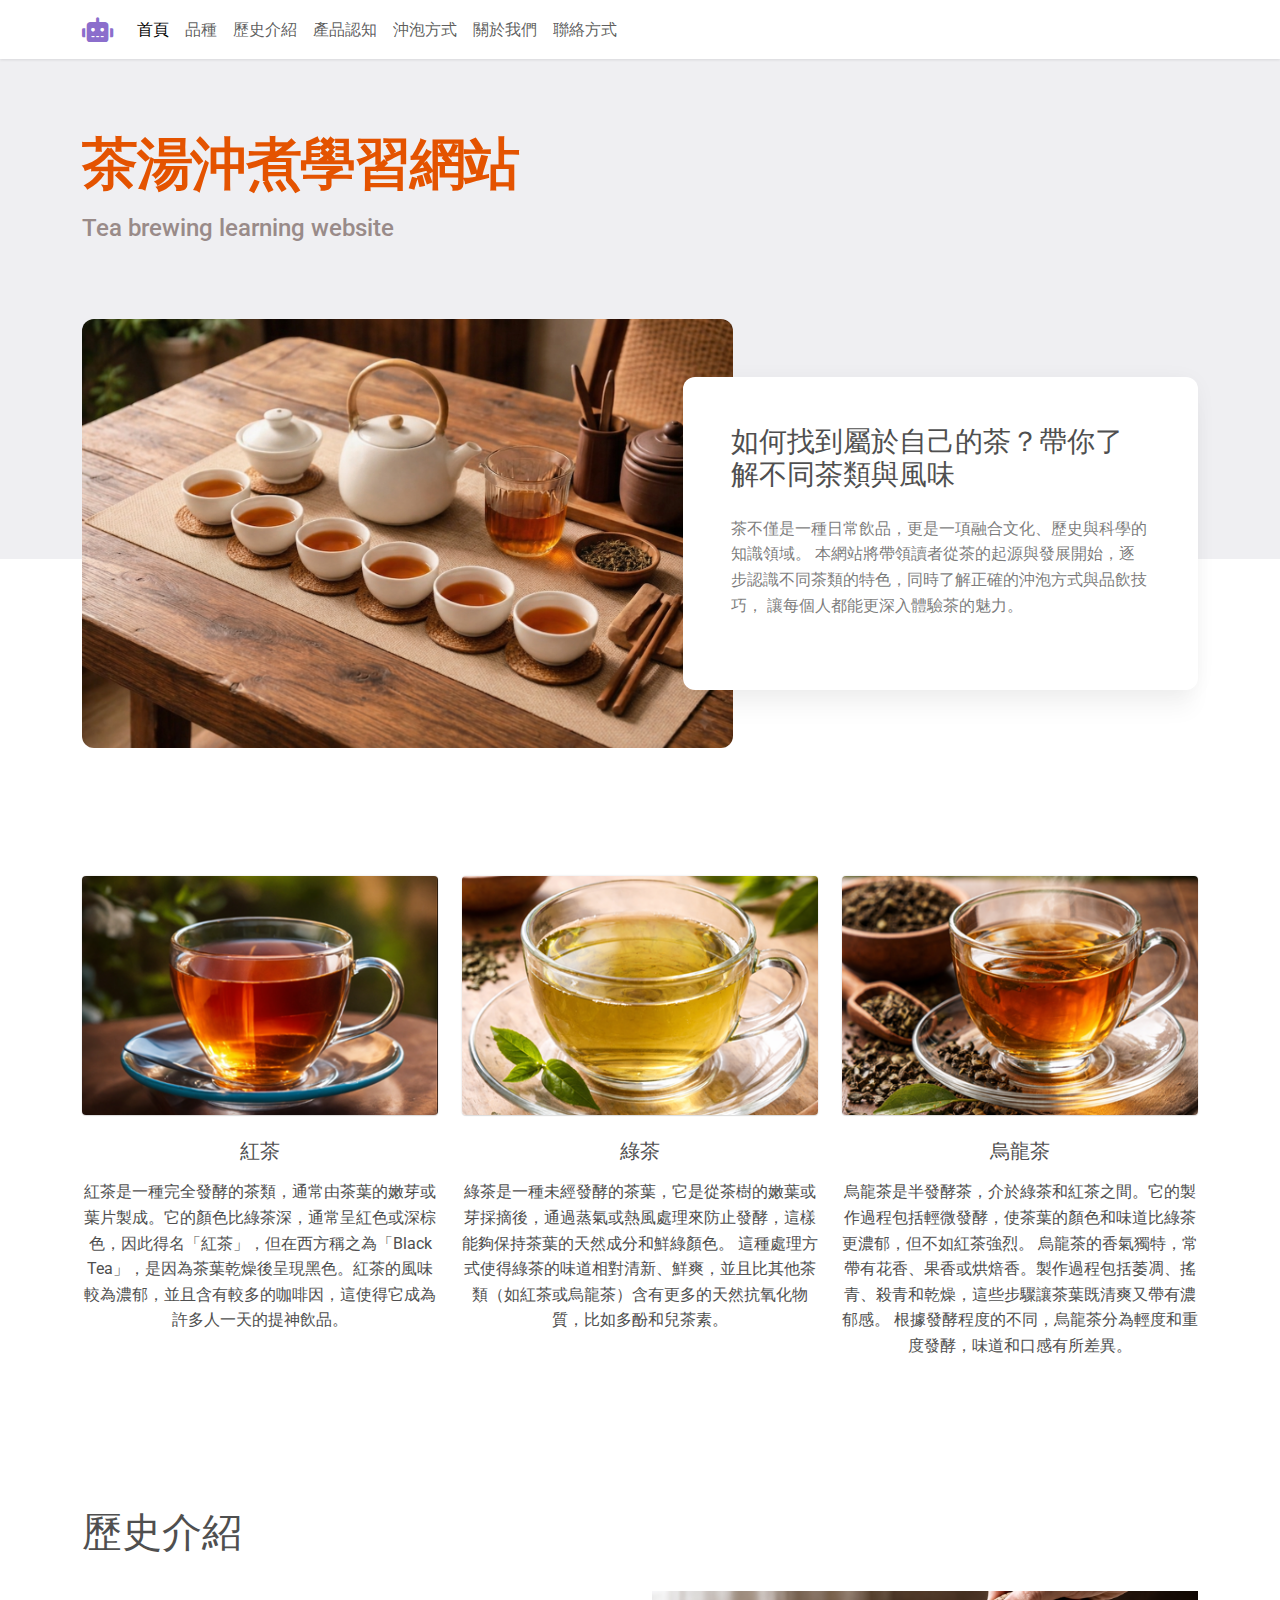
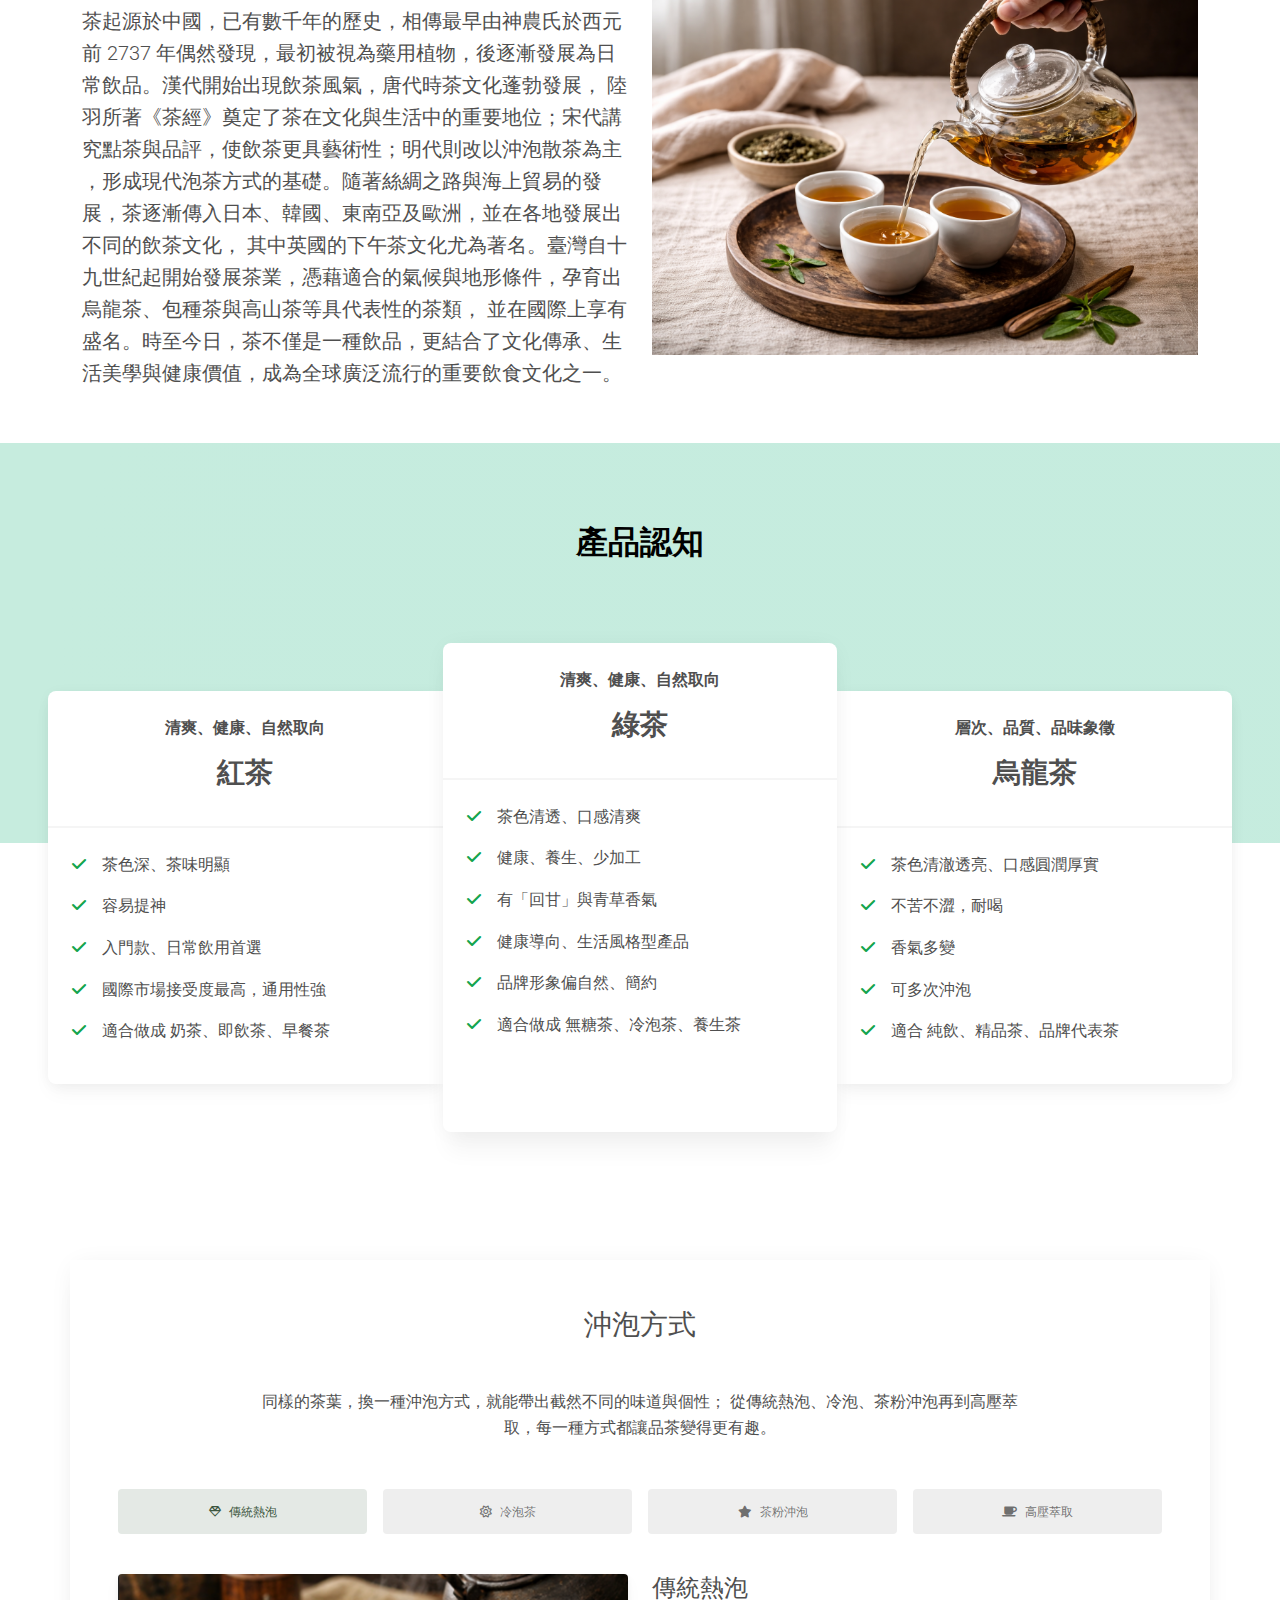
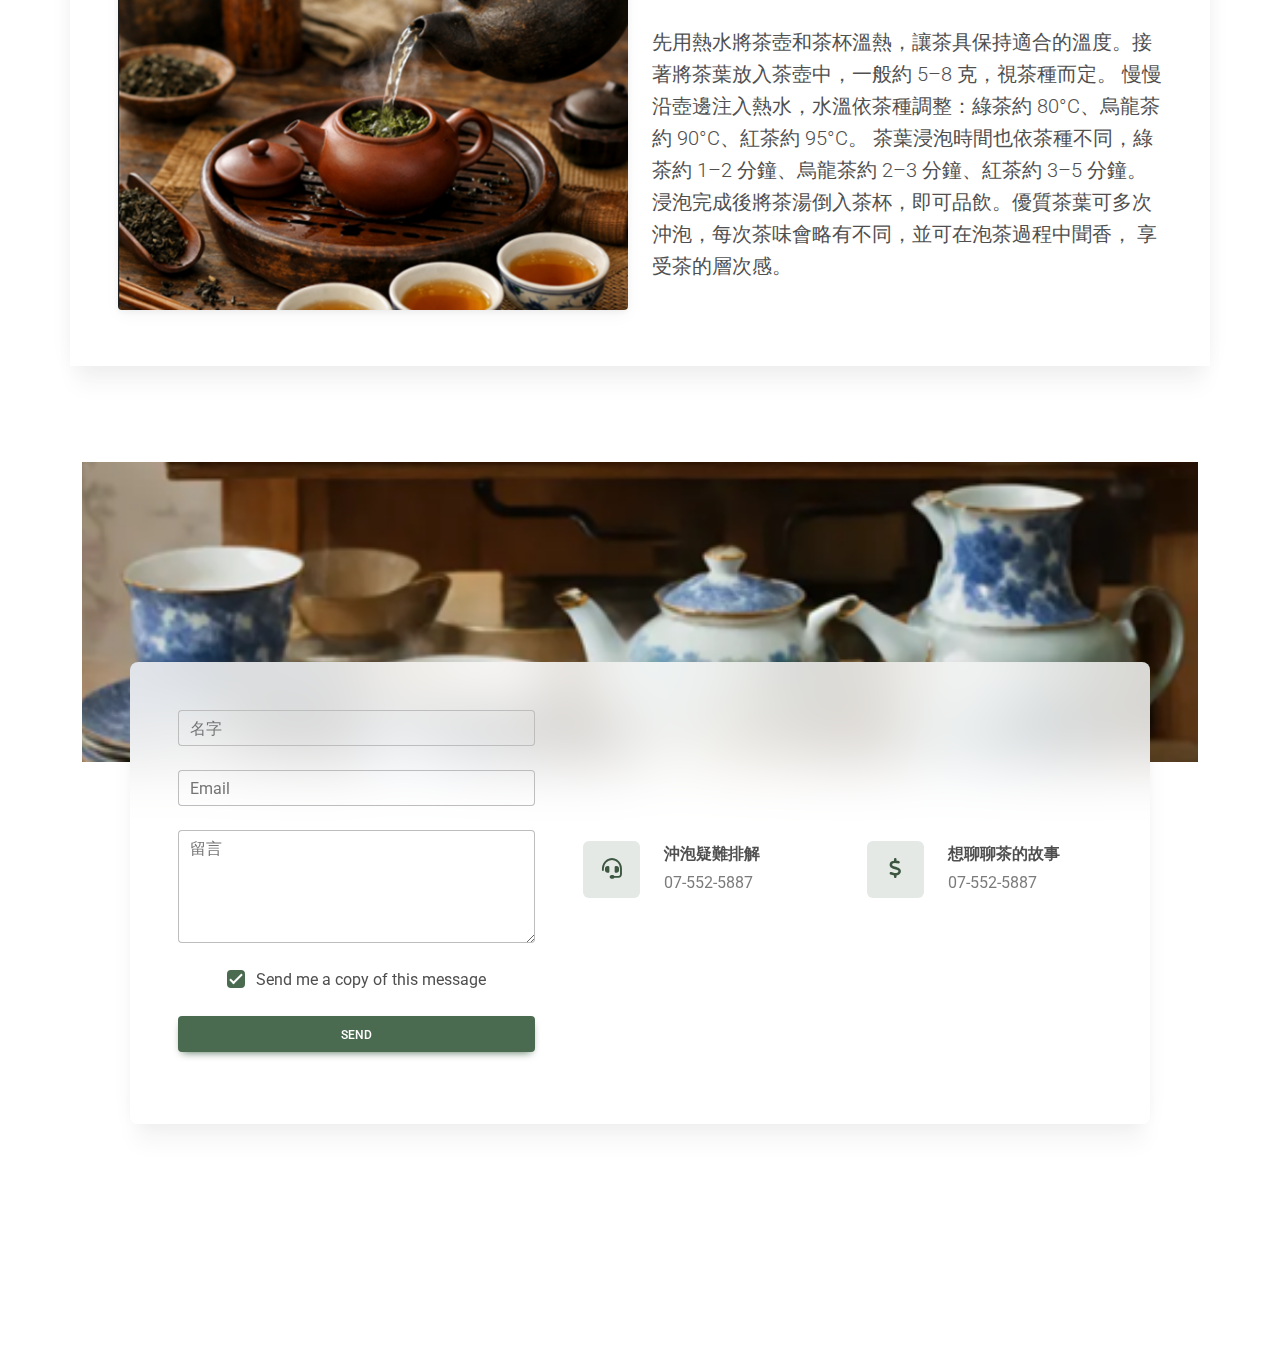
<file: index.html>
<!DOCTYPE html>
<html lang="en">
  <head>
    <meta charset="UTF-8" />
    <meta name="viewport" content="width=device-width, initial-scale=1, shrink-to-fit=no" />
    <meta http-equiv="x-ua-compatible" content="ie=edge" />
    <title>Material Design for Bootstrap</title>
    <!-- MDB icon -->
    <link rel="icon" href="img/mdb-favicon.ico" type="image/x-icon" />
    <!-- Font Awesome -->
    <link
      rel="stylesheet"
      href="https://cdnjs.cloudflare.com/ajax/libs/font-awesome/6.0.0/css/all.min.css"
    />
    <!-- Google Fonts Roboto -->
    <link
      rel="stylesheet"
      href="https://fonts.googleapis.com/css2?family=Roboto:wght@300;400;500;700&display=swap"
    />
    <!-- MDB ESSENTIAL -->
   <link rel="stylesheet" href="src/mdb/scss/mdb.pro.css" />
    <!-- MDB PLUGINS -->
    <link rel="stylesheet" href="plugins/css/all.min.css" />
    <!-- Custom styles -->
    <style></style>
  </head>

  <body>







<!-- Modal frame top search -->
<div class="modal fade top" id="exampleFrameModal2" tabindex="-1" aria-labelledby="exampleFrameModal2"
  aria-hidden="true">
  <div class="modal-dialog modal-frame modal-top">
    <div class="modal-content rounded-0">
      <div class="modal-body py-1">
        <div class="container">
          <div class="row justify-content-center my-3">
            <div class="col-lg-10 col-xl-8">
              <div class="input-group">
                <div class="form-outline" style="flex: 1 1 auto;" data-mdb-input-init>
                  <input type="search" id="form1" class="form-control" />
                  <label class="form-label" for="form1">Search</label>
                </div>
                <button type="button" class="btn btn-primary" data-mdb-ripple-init data-mdb-dismiss="modal"
                  aria-label="Close">
                  <i class="fas fa-search"></i>
                </button>
              </div>
            </div>
          </div>
        </div>
      </div>
    </div>
  </div>
</div>
<!-- Modal frame top search-->

<!-- Navbar -->
<nav class="navbar navbar-expand-lg navbar-light bg-white shadow-2">
  <!-- Container wrapper -->
  <div class="container">
    <!-- Toggle button -->
    <button class="navbar-toggler ps-0" type="button" data-mdb-collapse-init data-mdb-target="#navbarSupportedContent"
      aria-controls="navbarSupportedContent" aria-expanded="false" aria-label="Toggle navigation">
      <i class="fas fa-bars"></i>
    </button>

    <!-- Collapsible wrapper -->
    <div class="collapse navbar-collapse" id="navbarSupportedContent">
      <!-- Navbar brand -->
      <a class="navbar-brand" href="#">
        <i class="fas fa-robot fa-lg" style="color: #8B6ECC;"></i>
      </a>
      <!-- Left links -->
      <ul class="navbar-nav me-auto mb-2 mb-lg-0">
        <li class="nav-item">
          <a class="nav-link active" href="#">首頁</a>
        </li>
        <li class="nav-item">
          <a class="nav-link dropdown-toggle hidden-arrow" href="#" id="navbarDropdownDesign" role="button"
            data-mdb-dropdown-init aria-expanded="false">
            品種
          </a>

        </li>
        <li class="nav-item dropdown">
          <a class="nav-link dropdown-toggle hidden-arrow" href="#" id="navbarDropdownPhotography" role="button"
            data-mdb-dropdown-init aria-expanded="false">
            歷史介紹
          </a>

        </li>
        <li class="nav-item dropdown">
          <a class="nav-link dropdown-toggle hidden-arrow" href="#" id="navbarDropdownArt" role="button"
            data-mdb-dropdown-init aria-expanded="false">
            產品認知
          </a>

        </li>
        <li class="nav-item dropdown">
          <a class="nav-link dropdown-toggle hidden-arrow" href="#" id="navbarDropdownSkills" role="button"
            data-mdb-dropdown-init aria-expanded="false">
            沖泡方式
          </a>
          <ul class="dropdown-menu" aria-labelledby="navbarDropdownSkills">
            <li>
              <a class="dropdown-item" href="#">傳統熱泡</a>
            </li>
            <li>
              <a class="dropdown-item" href="#">冷泡茶</a>
            </li>
            <li>
              <a class="dropdown-item" href="#">茶粉沖泡</a>
            </li>
            <li>
              <a class="dropdown-item" href="#">高壓萃取</a>
            </li>
          </ul>
        </li>
        <li class="nav-item dropdown">
          <a class="nav-link dropdown-toggle hidden-arrow" href="#" id="navbarDropdownTechnology" role="button"
            data-mdb-dropdown-init aria-expanded="false">
            關於我們
          </a>
          <ul class="dropdown-menu" aria-labelledby="navbarDropdownTechnology">

          </ul>
        </li>
        <li class="nav-item dropdown">
          <a class="nav-link dropdown-toggle hidden-arrow" href="#" id="navbarDropdownOther" role="button"
            data-mdb-dropdown-init aria-expanded="false">
            聯絡方式
          </a>
        </li>
      </ul>
      <!-- Left links -->
    </div>
    <!-- Collapsible wrapper -->


</nav>
<!-- Navbar -->

























<!--Section: Design Block-->
<section class="mb-8">
  <style>
    .cascading-left {
      margin-left: -50px;
    }

    @media (max-width: 991.98px) {
      .cascading-left {
        margin-left: 0;
      }
    }

    .custom-height {
      height: 500px;
    }

    @media (max-width: 500px) {
      .custom-height {
        height: 650px;
      }
    }

    .custom-mt {
      margin-top: -240px;
    }

    @media (max-width: 500px) {
      .custom-mt {
        margin-top: -420px;
      }
    }
  </style>
  <div class="custom-height" style="background-color: #efeff2;">
    <div class="container py-5">
      <div class="row my-4">
        <div class="col-12">
          <p class="display-4 fw-bold ls-tight" style="color: #e45300;">茶湯沖煮學習網站</p>
          <h4 class="mb-0" style="color: #998b89;">Tea brewing learning website</h4>
        </div>
      </div>
    </div>
  </div>
  <div class="container custom-mt">
    <div class="row g-0 align-items-center">
      <div class="col-lg-7 mb-4 mb-lg-0">
        <img src="./img/tea/01.png" class="w-100 rounded-6" alt="Italian city" />
      </div>
      <div class="col-lg-5">
        <div class="card cascading-left rounded-6 shadow-5 ">
          <div class="card-body px-4 p-4 p-md-5 p-lg-4 p-xl-5 ">
            <h3 class="mb-4">如何找到屬於自己的茶？帶你了解不同茶類與風味</h3>
            <p class="text-muted mb-4 ">茶不僅是一種日常飲品，更是一項融合文化、歷史與科學的知識領域。
              本網站將帶領讀者從茶的起源與發展開始，逐步認識不同茶類的特色，同時了解正確的沖泡方式與品飲技巧，
              讓每個人都能更深入體驗茶的魅力。</span></p>

          </div>
        </div>
      </div>
    </div>
  </div>
</section>
<!--Section: Design Block-->

























<!-- Container for demo purpose -->
<div class="container my-5 py-5">

  <!--Section: Design Block-->
  <section class="text-center">




    <div class="row">
      <div class="col-md-12 col-lg-4 mb-4">
        <div class="bg-image hover-zoom mb-4 shadow-1-strong rounded">
          <img src="./img/tea/black.png" class="img-fluid" />
          <a href="#!">
            <div class="mask"></div>
          </a>
        </div>
        <h5 class="mb-3">紅茶</h5>
        <p class="mb-4 ">
          紅茶是一種完全發酵的茶類，通常由茶葉的嫩芽或葉片製成。它的顏色比綠茶深，通常呈紅色或深棕色，因此得名「紅茶」，但在西方稱之為「Black
          Tea」，是因為茶葉乾燥後呈現黑色。紅茶的風味較為濃郁，並且含有較多的咖啡因，這使得它成為許多人一天的提神飲品。
        </p>

      </div>
      <div class="col-md-6 col-lg-4 mb-4">
        <div class="bg-image hover-zoom mb-4 shadow-1-strong rounded">
          <img src="./img/tea/green.png" class="img-fluid" />
          <a href="#!">
            <div class="mask"></div>
          </a>
        </div>
        <h5 class="mb-3">綠茶</h5>
        <p class="mb-4">
          綠茶是一種未經發酵的茶葉，它是從茶樹的嫩葉或芽採摘後，通過蒸氣或熱風處理來防止發酵，這樣能夠保持茶葉的天然成分和鮮綠顏色。
          這種處理方式使得綠茶的味道相對清新、鮮爽，並且比其他茶類（如紅茶或烏龍茶）含有更多的天然抗氧化物質，比如多酚和兒茶素。
        </p>

      </div>
      <div class="col-md-6 col-lg-4 mb-4">
        <div class="bg-image hover-zoom mb-4 shadow-1-strong rounded">
          <img src="./img/tea/oolong.png" class="img-fluid" />
          <a href="#!">
            <div class="mask"></div>
          </a>
        </div>
        <h5 class="mb-3">烏龍茶</h5>
        <p class="mb-4">
          烏龍茶是半發酵茶，介於綠茶和紅茶之間。它的製作過程包括輕微發酵，使茶葉的顏色和味道比綠茶更濃郁，但不如紅茶強烈。
          烏龍茶的香氣獨特，常帶有花香、果香或烘焙香。製作過程包括萎凋、搖青、殺青和乾燥，這些步驟讓茶葉既清爽又帶有濃郁感。
          根據發酵程度的不同，烏龍茶分為輕度和重度發酵，味道和口感有所差異。
        </p>

      </div>
    </div>

  </section>
  <!--Section: Design Block-->

</div>
<!-- Container for demo purpose -->










<!--Section: Design Block-->
<section>

  <style>
    @media (max-width: 450px) {
      #intro {
        height: 950px !important;
      }
    }

    @media (min-width: 550px) and (max-width: 750px) {
      #intro {
        height: 1100px !important;
      }
    }

    @media (min-width: 800px) and (max-width: 990px) {
      #intro {
        height: 600px !important;
      }
    }
  </style>

  <div id="intro" class="bg-image"
    style="background-image:z; height: 60vh;">
    <div class="mask">
      <div class="container d-flex justify-content-center align-items-center h-100">
        <div class="row align-items-center">
          <div class="col-md-6 my-5">
            <h1 class="mb-5">歷史介紹</h1>
            <p class="lead mb-5">茶起源於中國，已有數千年的歷史，相傳最早由神農氏於西元前 2737
            年偶然發現，最初被視為藥用植物，後逐漸發展為日常飲品。漢代開始出現飲茶風氣，唐代時茶文化蓬勃發展，
            陸羽所著《茶經》奠定了茶在文化與生活中的重要地位；宋代講究點茶與品評，使飲茶更具藝術性；明代則改以沖泡散茶為主
            ，形成現代泡茶方式的基礎。隨著絲綢之路與海上貿易的發展，茶逐漸傳入日本、韓國、東南亞及歐洲，並在各地發展出不同的飲茶文化，
            其中英國的下午茶文化尤為著名。臺灣自十九世紀起開始發展茶業，憑藉適合的氣候與地形條件，孕育出烏龍茶、包種茶與高山茶等具代表性的茶類，
            並在國際上享有盛名。時至今日，茶不僅是一種飲品，更結合了文化傳承、生活美學與健康價值，成為全球廣泛流行的重要飲食文化之一。
            </p>

          </div>
          <div class="col-md-6">
            <img src="./img/tea/倒茶.png" alt="" class="img-fluid">
          </div>
        </div>
      </div>
    </div>
  </div>

</section>
<!--Section: Design Block-->












      <!-- Section: Design Block -->
      <section class="mb-10">
        <style>
          #pricing-block-5 {
            height: 300px;
            padding-top: 55px;
          }

          @media (min-width: 992px) {
            #pricing-block-5 {
              height: 400px;
              padding-top: 80px;
            }
          }

          .background-radial-gradient {
            background-color: hsl(159, 50%, 85%);
            background-image: radial-gradient(650px circle at 100% 100%,
                hsl(159, 50%, 85%) 25%,
                hsl(159, 50%, 85%) 35%,
                hsl(159, 50%, 85%) 75%,
                hsl(159, 50%, 85%) 80%,
                transparent 100%),
              radial-gradient(1250px circle at 100% 100%,
                hsl(159, 50%, 85%) 25%,
                hsl(159, 50%, 85%) 35%,
                hsl(159, 50%, 85%) 75%,
                hsl(159, 50%, 85%) 80%,
                transparent 100%);
          }

          @media (min-width: 992px) {
            .rounded-lg-top-end {
              border-top-right-radius: 0;
            }

            .rounded-lg-bottom-end {
              border-bottom-right-radius: 0;
            }

            .rounded-lg-top-start {
              border-top-left-radius: 0;
            }

            .rounded-lg-bottom-start {
              border-bottom-left-radius: 0;
            }
          }
        </style>

        <div id="pricing-block-5" class="background-radial-gradient text-center text-black">
          <h2 class="fw-bold">產品認知</h2>
        </div>

        <div class="row mx-4 mx-md-5" style="margin-top: -200px">
          <div class="col-lg-4 col-md-12 p-0 py-5">
            <div class="card h-100 rounded-lg-top-end rounded-lg-bottom-end">
              <div class="card-header text-center pt-4">
                <p class="text-uppercase">
                  <strong>清爽、健康、自然取向</strong>
                </p>
                <h3 class="mb-4">
                  <strong>紅茶</strong>
                  <small class="text-muted" style="font-size: 16px"></small>
                </h3>


              </div>
              <div class="card-body">
                <ol class="list-unstyled mb-0">
                  <li class="mb-3">
                    <i class="fas fa-check text-success me-3"></i>茶色深、茶味明顯
                  </li>
                  <li class="mb-3">
                    <i class="fas fa-check text-success me-3"></i>容易提神
                  </li>
                  <li class="mb-3">
                    <i class="fas fa-check text-success me-3"></i>入門款、日常飲用首選

                  <li class="mb-3">
                    <i class="fas fa-check text-success me-3"></i>國際市場接受度最高，通用性強
                  </li>
                  <li class="mb-3">
                    <i class="fas fa-check text-success me-3"></i>適合做成 奶茶、即飲茶、早餐茶
                  </li>
                </ol>
              </div>
            </div>
          </div>

          <div class="col-lg-4 p-0">
            <div class="card h-100 shadow-5" style="z-index: 1">
              <div class="card-header text-center pt-4">
                <p class="text-uppercase">
                  <strong>清爽、健康、自然取向</strong>
                </p>
                <h3 class="mb-4">
                  <strong>綠茶</strong>
                  <small class="text-muted" style="font-size: 16px"></small>
                </h3>


              </div>
              <div class="card-body">
                <ol class="list-unstyled mb-0">
                  <li class="mb-3">
                    <i class="fas fa-check text-success me-3"></i>茶色清透、口感清爽
                  </li>
                  <li class="mb-3">
                    <i class="fas fa-check text-success me-3"></i>健康、養生、少加工
                  </li>
                  <li class="mb-3">
                    <i class="fas fa-check text-success me-3"></i>有「回甘」與青草香氣
                  </li>
                  <li class="mb-3">
                    <i class="fas fa-check text-success me-3"></i>健康導向、生活風格型產品
                  </li>
                  <li class="mb-3">
                    <i class="fas fa-check text-success me-3"></i>品牌形象偏自然、簡約
                  </li>
                  <li class="mb-3">
                    <i class="fas fa-check text-success me-3"></i>適合做成 無糖茶、冷泡茶、養生茶
                  </li>

                </ol>
              </div>
            </div>
          </div>

          <div class="col-lg-4 p-0 py-5">
            <div class="card h-100 rounded-lg-top-start rounded-lg-bottom-start">
              <div class="card-header text-center pt-4">
                <p class="text-uppercase">
                  <strong>層次、品質、品味象徵</strong>
                </p>
                <h3 class="mb-4">
                  <strong>烏龍茶</strong>
                  <small class="text-muted" style="font-size: 16px"></small>
                </h3>
              </div>
              <div class="card-body">
                <ol class="list-unstyled mb-0">
                  <li class="mb-3">
                    <i class="fas fa-check text-success me-3"></i>茶色清澈透亮、口感圓潤厚實
                  </li>
                  <li class="mb-3">
                    <i class="fas fa-check text-success me-3"></i>不苦不澀，耐喝
                  </li>
                  <li class="mb-3">
                    <i class="fas fa-check text-success me-3"></i>香氣多變
                  </li>
                  <li class="mb-3">
                    <i class="fas fa-check text-success me-3"></i>可多次沖泡
                  </li>
                  <li class="mb-3">
                    <i class="fas fa-check text-success me-3"></i>適合 純飲、精品茶、品牌代表茶
                  </li>

                </ol>
              </div>
            </div>
          </div>
        </div>
      </section>
      <!-- Section: Design Block -->





















<!-- Container for demo purpose -->
<div class="container my-5 p-5 shadow-5">

  <!--Section: Design Block-->
  <section>

    <h3 class="text-center mb-5">沖泡方式</h3>

    <p class="text-center mb-5 mx-auto w-responsive">
      同樣的茶葉，換一種沖泡方式，就能帶出截然不同的味道與個性；
從傳統熱泡、冷泡、茶粉沖泡再到高壓萃取，每一種方式都讓品茶變得更有趣。
    </p>

    <div class="row">
      <div class="col-12">

        <!-- Pills navs -->
        <ul class="nav nav-pills nav-justified mb-3 mx-n2 mt-n2" id="servicesTabs" role="tablist">
          <li class="nav-item" role="presentation">
            <a class="nav-link active" id="therapy-tab" data-mdb-pill-init href="#therapy" role="tab"
              aria-controls="therapy" aria-selected="true"><i class="far fa-gem me-2"></i>傳統熱泡</a>
          </li>
          <li class="nav-item" role="presentation">
            <a class="nav-link" id="massage-tab" data-mdb-pill-init href="#massage" role="tab" aria-controls="massage"
              aria-selected="false"><i class="far fa-sun me-2"></i>冷泡茶</a>
          </li>
          <li class="nav-item" role="presentation">
            <a class="nav-link" id="cosmetic-tab" data-mdb-pill-init href="#cosmetic" role="tab"
              aria-controls="cosmetic" aria-selected="false"><i class="fas fa-star me-2"></i>茶粉沖泡</a>
          </li>
          <li class="nav-item" role="presentation">
            <a class="nav-link" id="harmony-tab" data-mdb-pill-init href="#harmony" role="tab" aria-controls="harmony"
              aria-selected="false"><i class="fas fa-coffee me-2"></i>高壓萃取</a>
          </li>
        </ul>
        <!-- Pills navs -->

        <!-- Pills content -->
        <div class="tab-content pt-3" id="servicesContent">
          <div class="tab-pane fade show active" id="therapy" role="tabpanel" aria-labelledby="therapy-tab">
            <div class="row">
              <div class="col-lg-6 mb-4 mb-lg-0 pb-2 pb-lg-0 pb-xl-2">
                <img src="./img/tea/熱泡.png"
                  class="img-fluid shadow-3 rounded" alt="Sample image" />
              </div>
              <div class="col-lg-6">
                <h4 class="mb-4">傳統熱泡</h4>
                <p class="lead mb-0">
                  先用熱水將茶壺和茶杯溫熱，讓茶具保持適合的溫度。接著將茶葉放入茶壺中，一般約 5–8 克，視茶種而定。
                  慢慢沿壺邊注入熱水，水溫依茶種調整：綠茶約 80°C、烏龍茶約 90°C、紅茶約 95°C。
                  茶葉浸泡時間也依茶種不同，綠茶約 1–2 分鐘、烏龍茶約 2–3 分鐘、紅茶約 3–5 分鐘。
                  浸泡完成後將茶湯倒入茶杯，即可品飲。優質茶葉可多次沖泡，每次茶味會略有不同，並可在泡茶過程中聞香，
                  享受茶的層次感。
                </p>
              </div>
            </div>
          </div>
          <div class="tab-pane fade" id="massage" role="tabpanel" aria-labelledby="massage-tab">
            <div class="row">
              <div class="col-lg-6 mb-4 mb-lg-0 pb-2 pb-lg-0 pb-xl-2">
                <img src="./img/tea/冷泡茶.png"
                  class="img-fluid shadow-3 rounded" alt="Sample image" />
              </div>
              <div class="col-lg-6">
                <h4 class="mb-4">冷泡茶</h4>
                <p class="lead mb-0">
                  將茶葉放入乾淨的茶壺或玻璃瓶中，一般約 5–8 克，依茶種調整。
                  加入冰水或常溫水，水量視茶葉多寡而定，確保茶葉能充分浸泡。
                  蓋好容器後，將茶放入冰箱冷藏浸泡約 6–12 小時（綠茶可稍短，烏龍茶和紅茶可較久），
                  泡出清香茶湯後即可倒出品飲。冷泡茶口感清爽，茶味柔和，且可多次續泡，每次茶香略有不同。
                </p>
              </div>
            </div>
          </div>
          <div class="tab-pane fade" id="cosmetic" role="tabpanel" aria-labelledby="cosmetic-tab">
            <div class="row">
              <div class="col-lg-6 mb-4 mb-lg-0 pb-2 pb-lg-0 pb-xl-2">
                <img src="./img/tea/茶粉.png"
                  class="img-fluid shadow-3 rounded" alt="Sample image" />
              </div>
              <div class="col-lg-6">
                <h4 class="mb-4">茶粉沖泡</h4>
                <p class="lead mb-0">
                  取適量茶粉（一般 1–2 克，依茶種調整）放入茶杯或茶壺中，
                  先加入少量熱水（約 60–80°C）將茶粉攪拌均勻，形成茶糊，
                  再慢慢加入剩餘熱水至所需容量。充分攪拌後即可飲用。
                  茶粉沖泡口感濃郁，茶香容易釋放，若喜歡更細緻口感，可使用茶刷或攪拌器攪拌均勻，
                  茶湯會更加滑順。
                </p>
              </div>
            </div>
          </div>
          <div class="tab-pane fade" id="harmony" role="tabpanel" aria-labelledby="harmony-tab">
            <div class="row">
              <div class="col-lg-6 mb-4 mb-lg-0 pb-2 pb-lg-0 pb-xl-2">
                <img src="./img/tea/高壓萃取.png"
                  class="img-fluid shadow-3 rounded" alt="Sample image" />
              </div>
              <div class="col-lg-6">
                <h4 class="mb-4">高壓萃取</h4>
                <p class="lead mb-0">
                  將茶葉放入專用高壓萃取設備或茶膠囊容器中，使用高壓熱水（一般 90–95°C，壓力約 8–10 巴）快速萃取茶香與茶味，
                  萃取時間通常 30 秒到 1 分鐘即可完成。常用設備包括家用或商用高壓茶機、咖啡式膠囊萃取機及商用自動萃茶機，
                  能精準控制溫度與壓力，使茶湯濃郁、香氣飽滿、層次分明，適合追求快速、方便且保留茶香的使用者。
                </p>
              </div>
            </div>
          </div>
        </div>
        <!-- Pills content -->

      </div>
    </div>

  </section>
  <!--Section: Design Block-->

</div>
<!-- Container for demo purpose -->






















<!-- Container for demo purpose -->
<div class="container my-5 py-5">

  <!-- Section: Design Block -->
  <section class="mb-10">
    <!-- Background image -->
    <div class="p-5 bg-image" style="
                background-image: url('./img/tea/茶具.png');
                height: 300px;
                "></div>
    <!-- Background image -->

    <div class="card mx-4 mx-md-5 shadow-5" style="
                margin-top: -100px;
                background: hsla(0, 0%, 100%, 0.8);
                backdrop-filter: blur(30px);
                ">
      <div class="card-body py-5 px-md-5">
        <div class="row gx-lg-5 align-items-center">
          <div class="col-xl-5 mb-4 mb-xl-0">
            <form>
              <!-- Name input -->
              <div class="form-outline mb-4" data-mdb-input-init>
                <input type="text" id="form4Example1" class="form-control" />
                <label class="form-label" for="form4Example1">名字</label>
              </div>

              <!-- Email input -->
              <div class="form-outline mb-4" data-mdb-input-init>
                <input type="email" id="form4Example2" class="form-control" />
                <label class="form-label" for="form4Example2">Email</label>
              </div>

              <!-- Message input -->
              <div class="form-outline mb-4" data-mdb-input-init>
                <textarea class="form-control" id="form4Example3" rows="4"></textarea>
                <label class="form-label" for="form4Example3">留言
                </label>
              </div>

              <!-- Checkbox -->
              <div class="form-check d-flex justify-content-center mb-4">
                <input class="form-check-input me-2" type="checkbox" value="" id="form4Example4" checked />
                <label class="form-check-label" for="form4Example4">
                  Send me a copy of this message
                </label>
              </div>

              <!-- Submit button -->
              <button type="submit" class="btn btn-primary btn-block mb-4" data-mdb-ripple-init>
                Send
              </button>
            </form>
          </div>

          <div class="col-xl-7">
            <div class="row gx-lg-5">
              <div class="col-md-6 mb-5">
                <div class="d-flex align-items-start">
                  <div class="flex-shrink-0">
                    <div class="p-3 badge-primary rounded-4">
                      <i class="fas fa-headset fa-lg fa-fw"></i>
                    </div>
                  </div>
                  <div class="flex-grow-1 ms-4">
                    <p class="fw-bold mb-1">沖泡疑難排解</p>
                    <p class="text-muted mb-0">07‑552‑5887</p>
                    <p class="text-muted mb-0"></p>
                  </div>
                </div>
              </div>

              <div class="col-md-6 mb-5">
                <div class="d-flex align-items-start">
                  <div class="flex-shrink-0">
                    <div class="p-3 badge-primary rounded-4">
                      <i class="fas fa-dollar-sign fa-lg fa-fw"></i>
                    </div>
                  </div>
                  <div class="flex-grow-1 ms-4">
                    <p class="fw-bold mb-1">想聊聊茶的故事</p>
                    <p class="text-muted mb-0">07‑552‑5887</p>
                    <p class="text-muted mb-0"></p>
                  </div>
                </div>
              </div>

                  
                </div>
              </div>
            </div>
          </div>
        </div>
      </div>
    </div>
  </section>
  <!-- Section: Design Block -->

</div>
<!-- Container for demo purpose -->














  </body>

  <!-- MDB ESSENTIAL -->
  <script type="text/javascript" src="js/mdb.umd.min.js"></script>
  <!-- MDB PLUGINS -->
  <script type="text/javascript" src="plugins/js/all.min.js"></script>
  <!-- Custom scripts -->
  <script type="text/javascript"></script>
</html>
</file>
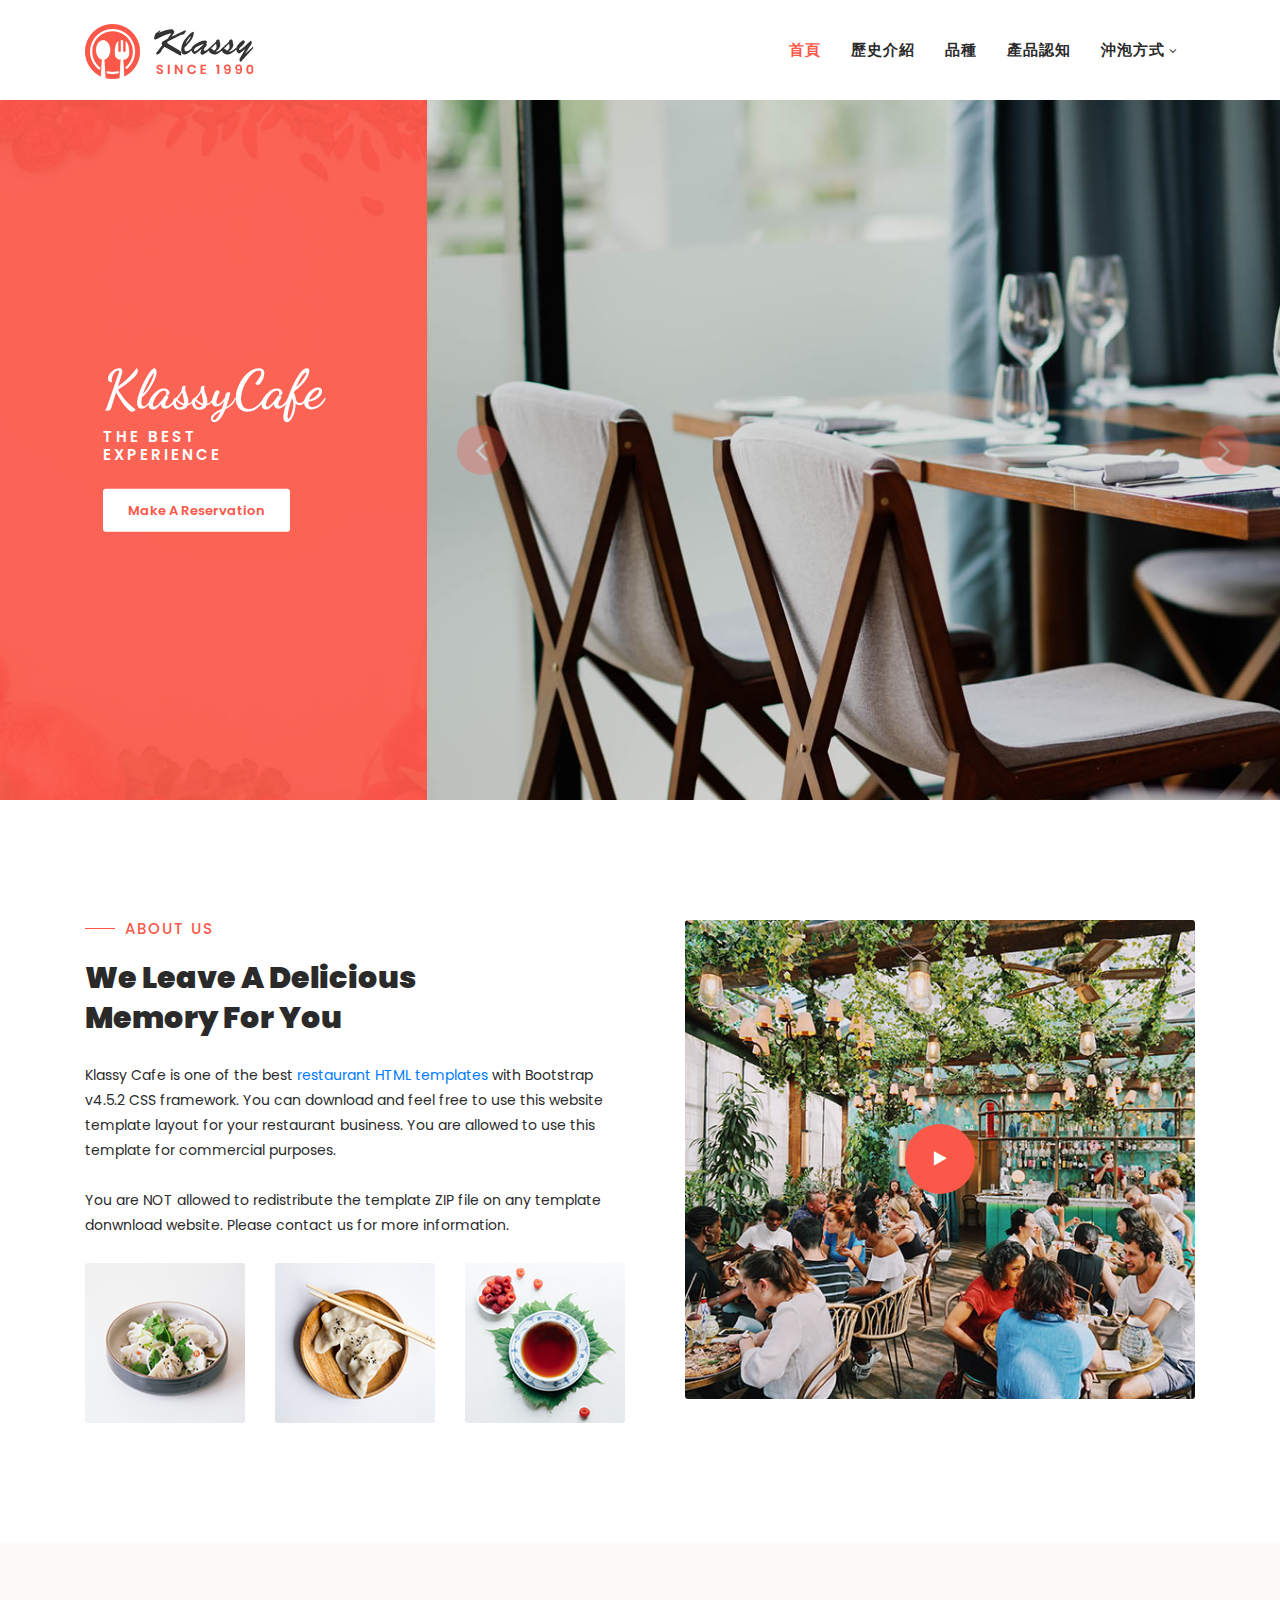
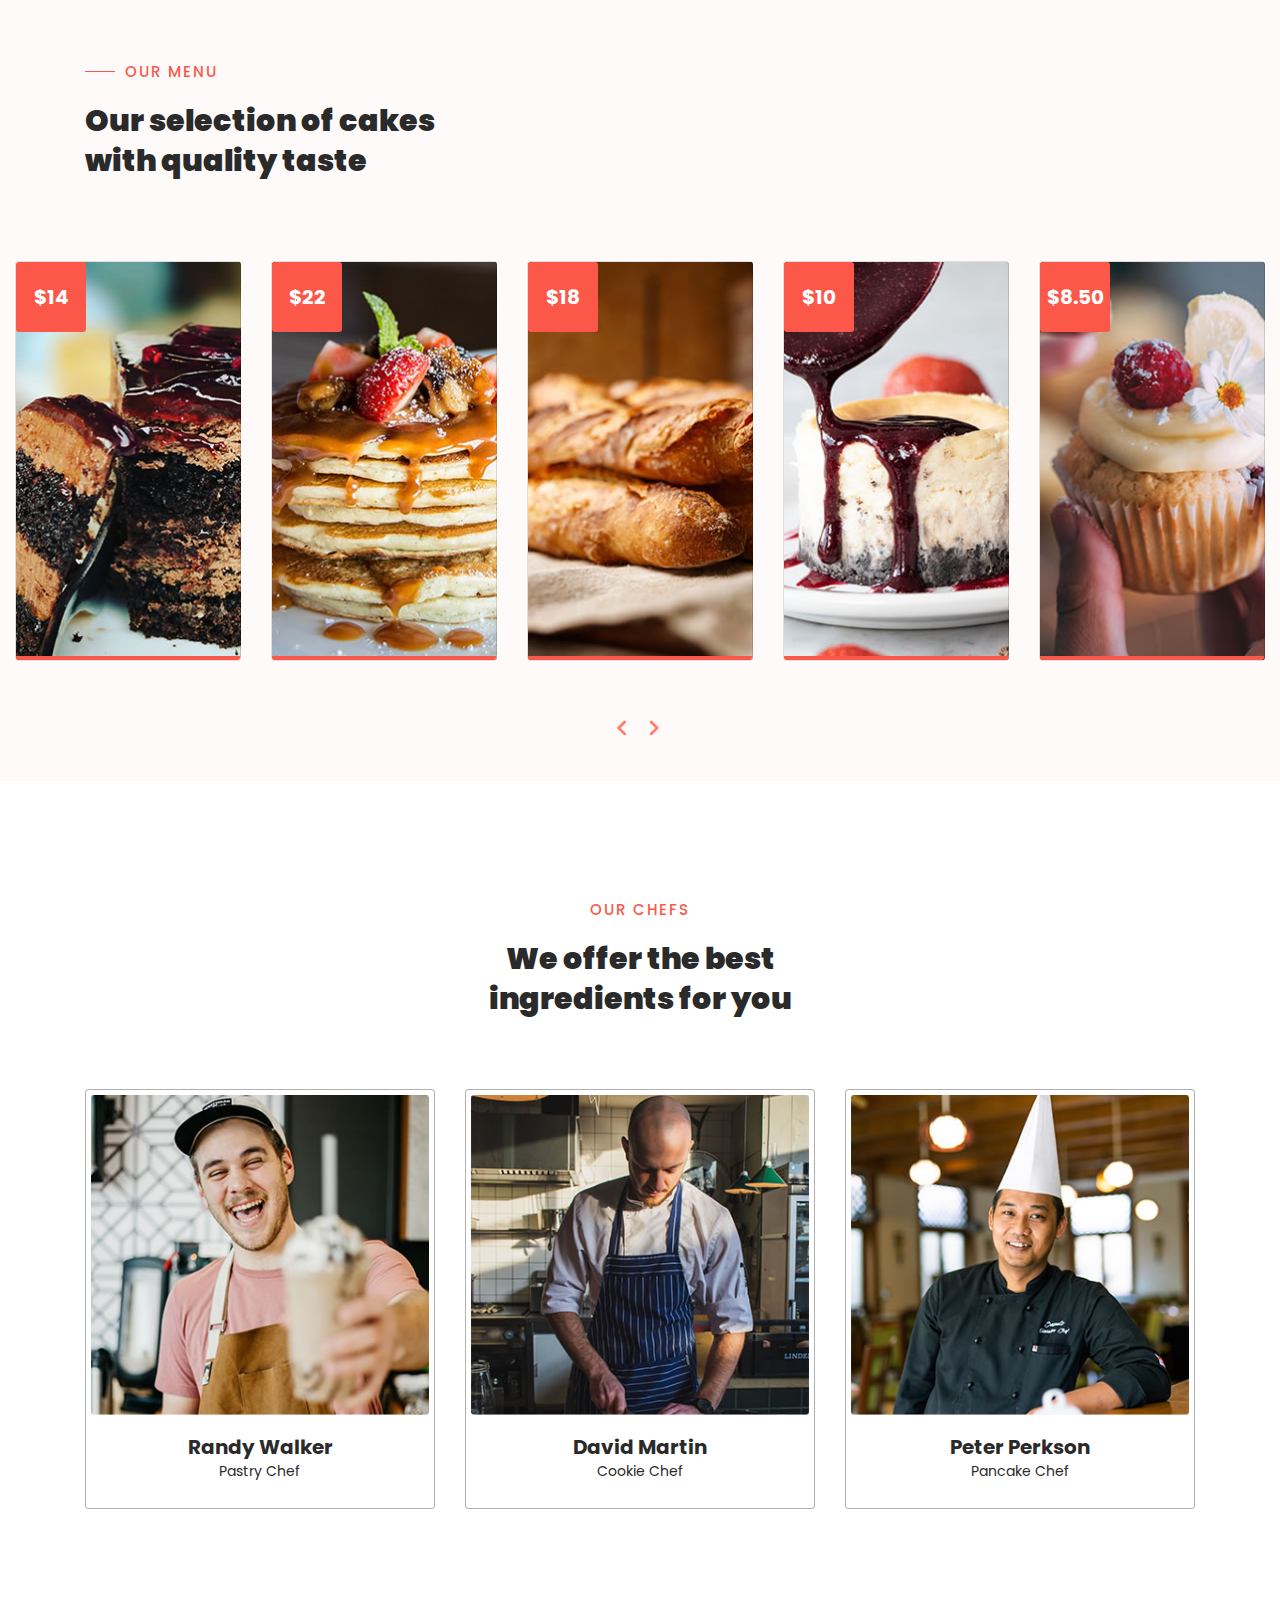
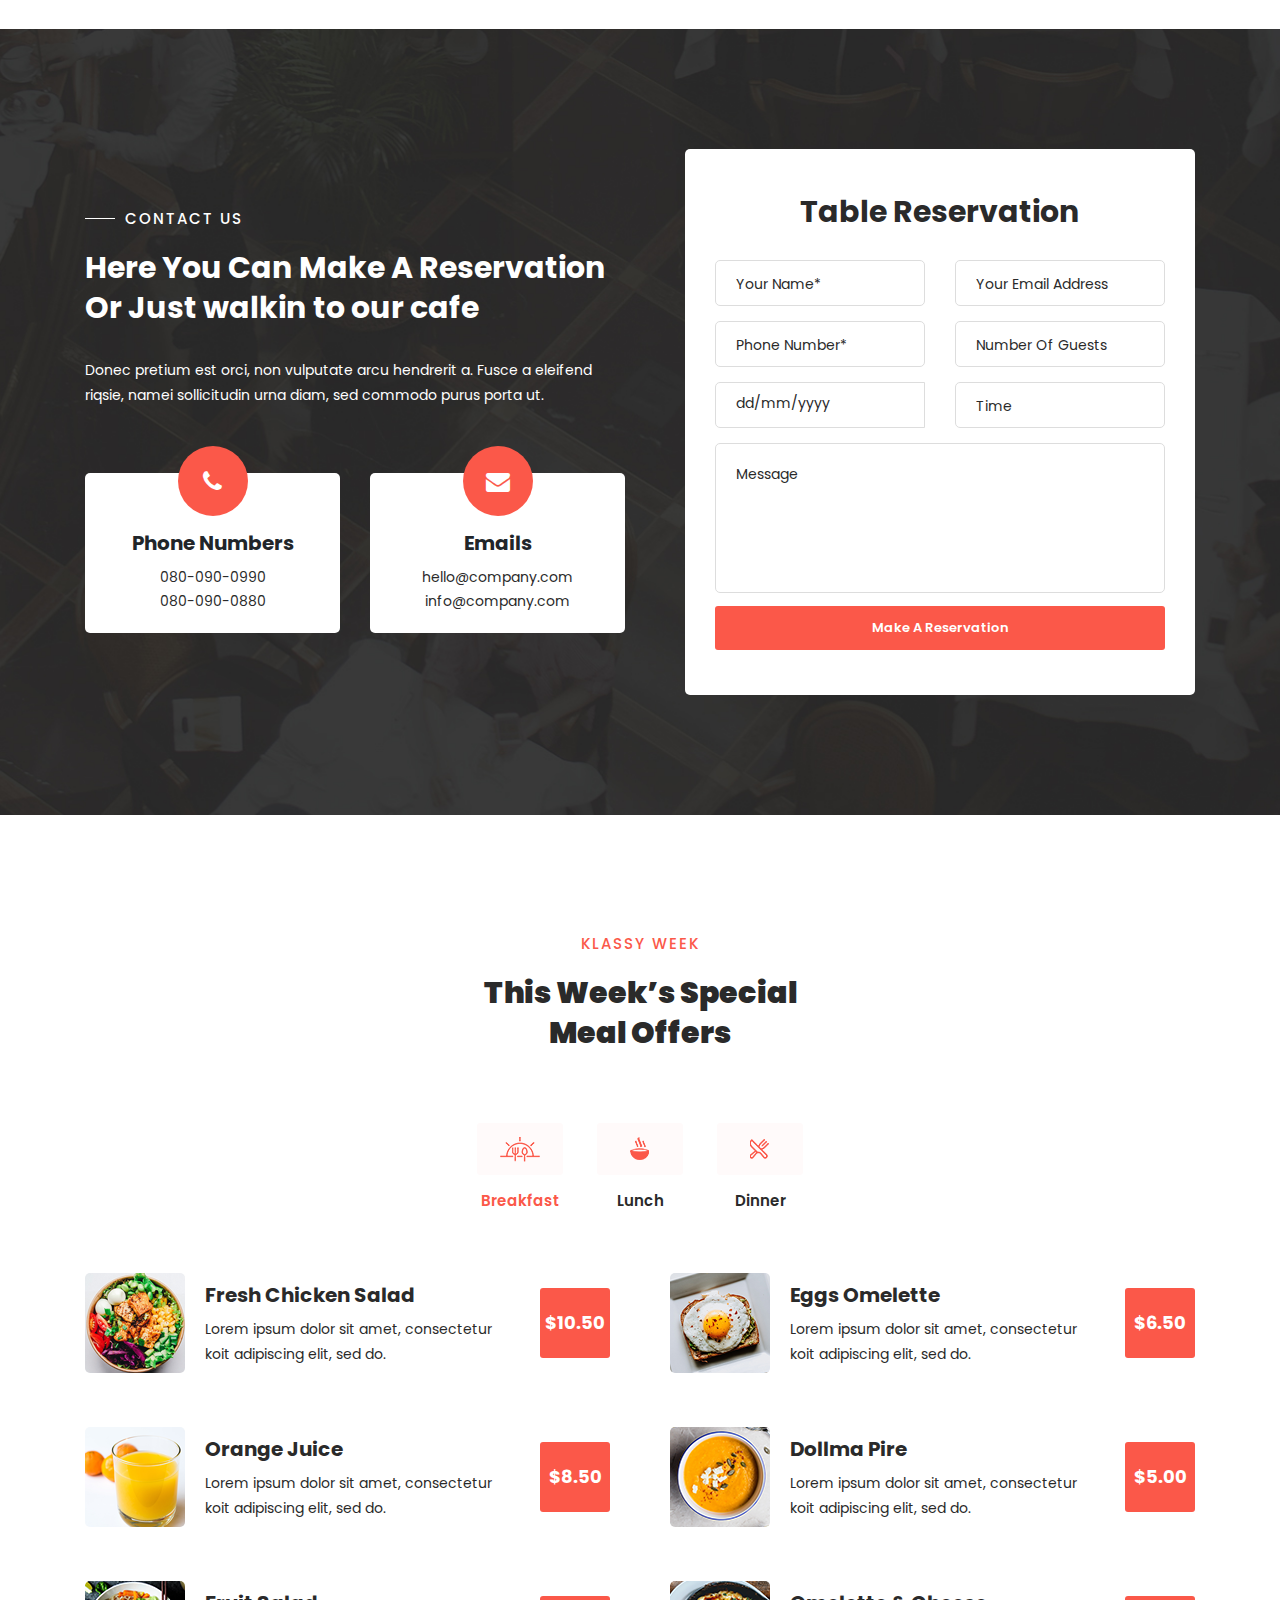
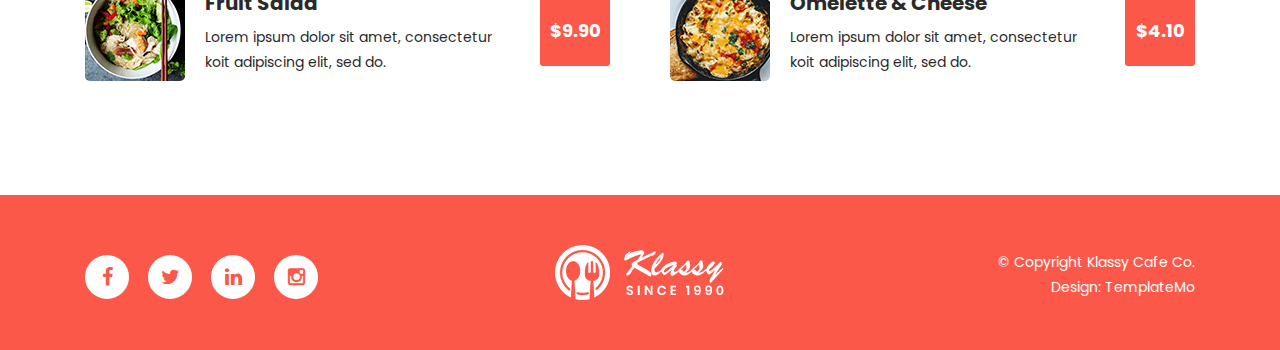
<file: templatemo_558_klassy_cafe/index.html>
<!DOCTYPE html>
<html lang="en">

  <head>

    <meta charset="utf-8">
    <meta name="viewport" content="width=device-width, initial-scale=1, shrink-to-fit=no">
    <meta name="description" content="">
    <meta name="author" content="">
    <link href="https://fonts.googleapis.com/css?family=Poppins:100,200,300,400,500,600,700,800,900&display=swap" rel="stylesheet">
    <link href="https://fonts.googleapis.com/css2?family=Dancing+Script:wght@400;500;600;700&display=swap" rel="stylesheet">

    <title>Klassy Cafe - Restaurant HTML Template</title>
<!--

TemplateMo 558 Klassy Cafe

https://templatemo.com/tm-558-klassy-cafe

-->
    <!-- Additional CSS Files -->
    <link rel="stylesheet" type="text/css" href="assets/css/bootstrap.min.css">

    <link rel="stylesheet" type="text/css" href="assets/css/font-awesome.css">

    <link rel="stylesheet" href="assets/css/templatemo-klassy-cafe.css">

    <link rel="stylesheet" href="assets/css/owl-carousel.css">

    <link rel="stylesheet" href="assets/css/lightbox.css">

    </head>

    <body>

    <!-- ***** Preloader Start ***** -->
    <div id="preloader">
        <div class="jumper">
            <div></div>
            <div></div>
            <div></div>
        </div>
    </div>
    <!-- ***** Preloader End ***** -->


    <!-- ***** Header Area Start ***** -->
    <header class="header-area header-sticky">
        <div class="container">
            <div class="row">
                <div class="col-12">
                    <nav class="main-nav">
                        <!-- ***** Logo Start ***** -->
                        <a href="index.html" class="logo">
                            <img src="assets/images/klassy-logo.png" align="klassy cafe html template">
                        </a>
                        <!-- ***** Logo End ***** -->
                        <!-- ***** Menu Start ***** -->
                        <ul class="nav">
                            <li class="scroll-to-section"><a href="#top" class="active">首頁</a></li>
                            <li class="scroll-to-section"><a href="#about">歷史介紹</a></li>

                        <!--
                            <li class="submenu">
                                <a href="javascript:;">Drop Down</a>
                                <ul>
                                    <li><a href="#">Drop Down Page 1</a></li>
                                    <li><a href="#">Drop Down Page 2</a></li>
                                    <li><a href="#">Drop Down Page 3</a></li>
                                </ul>
                            </li>
                        -->
                            <li class="scroll-to-section"><a href="#menu">品種</a></li>
                            <li class="scroll-to-section"><a href="#chefs">產品認知</a></li>
                            <li class="submenu">
                                <a href="javascript:;">沖泡方式</a>
                                <ul>
                                    <li><a href="#">傳統熱泡</a></li>
                                    <li><a href="#">冷泡茶</a></li>
                                    <li><a href="#">茶粉沖泡</a></li>
                                    <li><a href="#">高壓萃取</a></li>
                                </ul>

                        </ul>
                        <a class='menu-trigger'>
                            <span>Menu</span>
                        </a>
                        <!-- ***** Menu End ***** -->
                    </nav>
                </div>
            </div>
        </div>
    </header>
    <!-- ***** Header Area End ***** -->

    <!-- ***** Main Banner Area Start ***** -->
    <div id="top">
        <div class="container-fluid">
            <div class="row">
                <div class="col-lg-4">
                    <div class="left-content">
                        <div class="inner-content">
                            <h4>KlassyCafe</h4>
                            <h6>THE BEST EXPERIENCE</h6>
                            <div class="main-white-button scroll-to-section">
                                <a href="#reservation">Make A Reservation</a>
                            </div>
                        </div>
                    </div>
                </div>
                <div class="col-lg-8">
                    <div class="main-banner header-text">
                        <div class="Modern-Slider">
                          <!-- Item -->
                          <div class="item">
                            <div class="img-fill">
                                <img src="assets/images/slide-01.jpg" alt="">
                            </div>
                          </div>
                          <!-- // Item -->
                          <!-- Item -->
                          <div class="item">
                            <div class="img-fill">
                                <img src="assets/images/slide-02.jpg" alt="">
                            </div>
                          </div>
                          <!-- // Item -->
                          <!-- Item -->
                          <div class="item">
                            <div class="img-fill">
                                <img src="assets/images/slide-03.jpg" alt="">
                            </div>
                          </div>
                          <!-- // Item -->
                        </div>
                    </div>
                </div>
            </div>
        </div>
    </div>
    <!-- ***** Main Banner Area End ***** -->

    <!-- ***** About Area Starts ***** -->
    <section class="section" id="about">
        <div class="container">
            <div class="row">
                <div class="col-lg-6 col-md-6 col-xs-12">
                    <div class="left-text-content">
                        <div class="section-heading">
                            <h6>About Us</h6>
                            <h2>We Leave A Delicious Memory For You</h2>
                        </div>
                        <p>Klassy Cafe is one of the best <a href="https://templatemo.com/tag/restaurant" target="_blank" rel="sponsored">restaurant HTML templates</a> with Bootstrap v4.5.2 CSS framework. You can download and feel free to use this website template layout for your restaurant business. You are allowed to use this template for commercial purposes. <br><br>You are NOT allowed to redistribute the template ZIP file on any template donwnload website. Please contact us for more information.</p>
                        <div class="row">
                            <div class="col-4">
                                <img src="assets/images/about-thumb-01.jpg" alt="">
                            </div>
                            <div class="col-4">
                                <img src="assets/images/about-thumb-02.jpg" alt="">
                            </div>
                            <div class="col-4">
                                <img src="assets/images/about-thumb-03.jpg" alt="">
                            </div>
                        </div>
                    </div>
                </div>
                <div class="col-lg-6 col-md-6 col-xs-12">
                    <div class="right-content">
                        <div class="thumb">
                            <a rel="nofollow" href="http://youtube.com"><i class="fa fa-play"></i></a>
                            <img src="assets/images/about-video-bg.jpg" alt="">
                        </div>
                    </div>
                </div>
            </div>
        </div>
    </section>
    <!-- ***** About Area Ends ***** -->

    <!-- ***** Menu Area Starts ***** -->
    <section class="section" id="menu">
        <div class="container">
            <div class="row">
                <div class="col-lg-4">
                    <div class="section-heading">
                        <h6>Our Menu</h6>
                        <h2>Our selection of cakes with quality taste</h2>
                    </div>
                </div>
            </div>
        </div>
        <div class="menu-item-carousel">
            <div class="col-lg-12">
                <div class="owl-menu-item owl-carousel">
                    <div class="item">
                        <div class='card card1'>
                            <div class="price"><h6>$14</h6></div>
                            <div class='info'>
                              <h1 class='title'>Chocolate Cake</h1>
                              <p class='description'>Lorem ipsum dolor sit amet, consectetur adipiscing elit, sedii do eiusmod teme.</p>
                              <div class="main-text-button">
                                  <div class="scroll-to-section"><a href="#reservation">Make Reservation <i class="fa fa-angle-down"></i></a></div>
                              </div>
                            </div>
                        </div>
                    </div>
                    <div class="item">
                        <div class='card card2'>
                            <div class="price"><h6>$22</h6></div>
                            <div class='info'>
                              <h1 class='title'>Klassy Pancake</h1>
                              <p class='description'>Lorem ipsum dolor sit amet, consectetur adipiscing elit, sedii do eiusmod teme.</p>
                              <div class="main-text-button">
                                  <div class="scroll-to-section"><a href="#reservation">Make Reservation <i class="fa fa-angle-down"></i></a></div>
                              </div>
                            </div>
                        </div>
                    </div>
                    <div class="item">
                        <div class='card card3'>
                            <div class="price"><h6>$18</h6></div>
                            <div class='info'>
                              <h1 class='title'>Tall Klassy Bread</h1>
                              <p class='description'>Lorem ipsum dolor sit amet, consectetur adipiscing elit, sedii do eiusmod teme.</p>
                              <div class="main-text-button">
                                  <div class="scroll-to-section"><a href="#reservation">Make Reservation <i class="fa fa-angle-down"></i></a></div>
                              </div>
                            </div>
                        </div>
                    </div>
                    <div class="item">
                        <div class='card card4'>
                            <div class="price"><h6>$10</h6></div>
                            <div class='info'>
                              <h1 class='title'>Blueberry CheeseCake</h1>
                              <p class='description'>Lorem ipsum dolor sit amet, consectetur adipiscing elit, sedii do eiusmod teme.</p>
                              <div class="main-text-button">
                                  <div class="scroll-to-section"><a href="#reservation">Make Reservation <i class="fa fa-angle-down"></i></a></div>
                              </div>
                            </div>
                        </div>
                    </div>
                    <div class="item">
                        <div class='card card5'>
                            <div class="price"><h6>$8.50</h6></div>
                            <div class='info'>
                              <h1 class='title'>Klassy Cup Cake</h1>
                              <p class='description'>Lorem ipsum dolor sit amet, consectetur adipiscing elit, sedii do eiusmod teme.</p>
                              <div class="main-text-button">
                                  <div class="scroll-to-section"><a href="#reservation">Make Reservation <i class="fa fa-angle-down"></i></a></div>
                              </div>
                            </div>
                        </div>
                    </div>
                    <div class="item">
                        <div class='card card3'>
                            <div class="price"><h6>$7.25</h6></div>
                            <div class='info'>
                              <h1 class='title'>Klassic Cake</h1>
                              <p class='description'>Lorem ipsum dolor sit amet, consectetur adipiscing elit, sedii do eiusmod teme.</p>
                              <div class="main-text-button">
                                  <div class="scroll-to-section"><a href="#reservation">Make Reservation <i class="fa fa-angle-down"></i></a></div>
                              </div>
                            </div>
                        </div>
                    </div>
                </div>
            </div>
        </div>
    </section>
    <!-- ***** Menu Area Ends ***** -->

    <!-- ***** Chefs Area Starts ***** -->
    <section class="section" id="chefs">
        <div class="container">
            <div class="row">
                <div class="col-lg-4 offset-lg-4 text-center">
                    <div class="section-heading">
                        <h6>Our Chefs</h6>
                        <h2>We offer the best ingredients for you</h2>
                    </div>
                </div>
            </div>
            <div class="row">
                <div class="col-lg-4">
                    <div class="chef-item">
                        <div class="thumb">
                            <div class="overlay"></div>
                            <ul class="social-icons">
                                <li><a href="#"><i class="fa fa-facebook"></i></a></li>
                                <li><a href="#"><i class="fa fa-twitter"></i></a></li>
                                <li><a href="#"><i class="fa fa-instagram"></i></a></li>
                            </ul>
                            <img src="assets/images/chefs-01.jpg" alt="Chef #1">
                        </div>
                        <div class="down-content">
                            <h4>Randy Walker</h4>
                            <span>Pastry Chef</span>
                        </div>
                    </div>
                </div>
                <div class="col-lg-4">
                    <div class="chef-item">
                        <div class="thumb">
                            <div class="overlay"></div>
                            <ul class="social-icons">
                                <li><a href="#"><i class="fa fa-facebook"></i></a></li>
                                <li><a href="#"><i class="fa fa-twitter"></i></a></li>
                                <li><a href="#"><i class="fa fa-behance"></i></a></li>
                            </ul>
                            <img src="assets/images/chefs-02.jpg" alt="Chef #2">
                        </div>
                        <div class="down-content">
                            <h4>David Martin</h4>
                            <span>Cookie Chef</span>
                        </div>
                    </div>
                </div>
                <div class="col-lg-4">
                    <div class="chef-item">
                        <div class="thumb">
                            <div class="overlay"></div>
                            <ul class="social-icons">
                                <li><a href="#"><i class="fa fa-facebook"></i></a></li>
                                <li><a href="#"><i class="fa fa-twitter"></i></a></li>
                                <li><a href="#"><i class="fa fa-google"></i></a></li>
                            </ul>
                            <img src="assets/images/chefs-03.jpg" alt="Chef #3">
                        </div>
                        <div class="down-content">
                            <h4>Peter Perkson</h4>
                            <span>Pancake Chef</span>
                        </div>
                    </div>
                </div>
            </div>
        </div>
    </section>
    <!-- ***** Chefs Area Ends ***** -->

    <!-- ***** Reservation Us Area Starts ***** -->
    <section class="section" id="reservation">
        <div class="container">
            <div class="row">
                <div class="col-lg-6 align-self-center">
                    <div class="left-text-content">
                        <div class="section-heading">
                            <h6>Contact Us</h6>
                            <h2>Here You Can Make A Reservation Or Just walkin to our cafe</h2>
                        </div>
                        <p>Donec pretium est orci, non vulputate arcu hendrerit a. Fusce a eleifend riqsie, namei sollicitudin urna diam, sed commodo purus porta ut.</p>
                        <div class="row">
                            <div class="col-lg-6">
                                <div class="phone">
                                    <i class="fa fa-phone"></i>
                                    <h4>Phone Numbers</h4>
                                    <span><a href="#">080-090-0990</a><br><a href="#">080-090-0880</a></span>
                                </div>
                            </div>
                            <div class="col-lg-6">
                                <div class="message">
                                    <i class="fa fa-envelope"></i>
                                    <h4>Emails</h4>
                                    <span><a href="#">hello@company.com</a><br><a href="#">info@company.com</a></span>
                                </div>
                            </div>
                        </div>
                    </div>
                </div>
                <div class="col-lg-6">
                    <div class="contact-form">
                        <form id="contact" action="" method="post">
                          <div class="row">
                            <div class="col-lg-12">
                                <h4>Table Reservation</h4>
                            </div>
                            <div class="col-lg-6 col-sm-12">
                              <fieldset>
                                <input name="name" type="text" id="name" placeholder="Your Name*" required="">
                              </fieldset>
                            </div>
                            <div class="col-lg-6 col-sm-12">
                              <fieldset>
                              <input name="email" type="text" id="email" pattern="[^ @]*@[^ @]*" placeholder="Your Email Address" required="">
                            </fieldset>
                            </div>
                            <div class="col-lg-6 col-sm-12">
                              <fieldset>
                                <input name="phone" type="text" id="phone" placeholder="Phone Number*" required="">
                              </fieldset>
                            </div>
                            <div class="col-md-6 col-sm-12">
                              <fieldset>
                                <select value="number-guests" name="number-guests" id="number-guests">
                                    <option value="number-guests">Number Of Guests</option>
                                    <option name="1" id="1">1</option>
                                    <option name="2" id="2">2</option>
                                    <option name="3" id="3">3</option>
                                    <option name="4" id="4">4</option>
                                    <option name="5" id="5">5</option>
                                    <option name="6" id="6">6</option>
                                    <option name="7" id="7">7</option>
                                    <option name="8" id="8">8</option>
                                    <option name="9" id="9">9</option>
                                    <option name="10" id="10">10</option>
                                    <option name="11" id="11">11</option>
                                    <option name="12" id="12">12</option>
                                </select>
                              </fieldset>
                            </div>
                            <div class="col-lg-6">
                                <div id="filterDate2">
                                  <div class="input-group date" data-date-format="dd/mm/yyyy">
                                    <input  name="date" id="date" type="text" class="form-control" placeholder="dd/mm/yyyy">
                                    <div class="input-group-addon" >
                                      <span class="glyphicon glyphicon-th"></span>
                                    </div>
                                  </div>
                                </div>
                            </div>
                            <div class="col-md-6 col-sm-12">
                              <fieldset>
                                <select value="time" name="time" id="time">
                                    <option value="time">Time</option>
                                    <option name="Breakfast" id="Breakfast">Breakfast</option>
                                    <option name="Lunch" id="Lunch">Lunch</option>
                                    <option name="Dinner" id="Dinner">Dinner</option>
                                </select>
                              </fieldset>
                            </div>
                            <div class="col-lg-12">
                              <fieldset>
                                <textarea name="message" rows="6" id="message" placeholder="Message" required=""></textarea>
                              </fieldset>
                            </div>
                            <div class="col-lg-12">
                              <fieldset>
                                <button type="submit" id="form-submit" class="main-button-icon">Make A Reservation</button>
                              </fieldset>
                            </div>
                          </div>
                        </form>
                    </div>
                </div>
            </div>
        </div>
    </section>
    <!-- ***** Reservation Area Ends ***** -->

    <!-- ***** Menu Area Starts ***** -->
    <section class="section" id="offers">
        <div class="container">
            <div class="row">
                <div class="col-lg-4 offset-lg-4 text-center">
                    <div class="section-heading">
                        <h6>Klassy Week</h6>
                        <h2>This Week’s Special Meal Offers</h2>
                    </div>
                </div>
            </div>
            <div class="row">
                <div class="col-lg-12">
                    <div class="row" id="tabs">
                        <div class="col-lg-12">
                            <div class="heading-tabs">
                                <div class="row">
                                    <div class="col-lg-6 offset-lg-3">
                                        <ul>
                                          <li><a href='#tabs-1'><img src="assets/images/tab-icon-01.png" alt="">Breakfast</a></li>
                                          <li><a href='#tabs-2'><img src="assets/images/tab-icon-02.png" alt="">Lunch</a></a></li>
                                          <li><a href='#tabs-3'><img src="assets/images/tab-icon-03.png" alt="">Dinner</a></a></li>
                                        </ul>
                                    </div>
                                </div>
                            </div>
                        </div>
                        <div class="col-lg-12">
                            <section class='tabs-content'>
                                <article id='tabs-1'>
                                    <div class="row">
                                        <div class="col-lg-6">
                                            <div class="row">
                                                <div class="left-list">
                                                    <div class="col-lg-12">
                                                        <div class="tab-item">
                                                            <img src="assets/images/tab-item-01.png" alt="">
                                                            <h4>Fresh Chicken Salad</h4>
                                                            <p>Lorem ipsum dolor sit amet, consectetur koit adipiscing elit, sed do.</p>
                                                            <div class="price">
                                                                <h6>$10.50</h6>
                                                            </div>
                                                        </div>
                                                    </div>
                                                    <div class="col-lg-12">
                                                        <div class="tab-item">
                                                            <img src="assets/images/tab-item-02.png" alt="">
                                                            <h4>Orange Juice</h4>
                                                            <p>Lorem ipsum dolor sit amet, consectetur koit adipiscing elit, sed do.</p>
                                                            <div class="price">
                                                                <h6>$8.50</h6>
                                                            </div>
                                                        </div>
                                                    </div>
                                                    <div class="col-lg-12">
                                                        <div class="tab-item">
                                                            <img src="assets/images/tab-item-03.png" alt="">
                                                            <h4>Fruit Salad</h4>
                                                            <p>Lorem ipsum dolor sit amet, consectetur koit adipiscing elit, sed do.</p>
                                                            <div class="price">
                                                                <h6>$9.90</h6>
                                                            </div>
                                                        </div>
                                                    </div>
                                                </div>
                                            </div>
                                        </div>
                                        <div class="col-lg-6">
                                            <div class="row">
                                                <div class="right-list">
                                                    <div class="col-lg-12">
                                                        <div class="tab-item">
                                                            <img src="assets/images/tab-item-04.png" alt="">
                                                            <h4>Eggs Omelette</h4>
                                                            <p>Lorem ipsum dolor sit amet, consectetur koit adipiscing elit, sed do.</p>
                                                            <div class="price">
                                                                <h6>$6.50</h6>
                                                            </div>
                                                        </div>
                                                    </div>
                                                    <div class="col-lg-12">
                                                        <div class="tab-item">
                                                            <img src="assets/images/tab-item-05.png" alt="">
                                                            <h4>Dollma Pire</h4>
                                                            <p>Lorem ipsum dolor sit amet, consectetur koit adipiscing elit, sed do.</p>
                                                            <div class="price">
                                                                <h6>$5.00</h6>
                                                            </div>
                                                        </div>
                                                    </div>
                                                    <div class="col-lg-12">
                                                        <div class="tab-item">
                                                            <img src="assets/images/tab-item-06.png" alt="">
                                                            <h4>Omelette & Cheese</h4>
                                                            <p>Lorem ipsum dolor sit amet, consectetur koit adipiscing elit, sed do.</p>
                                                            <div class="price">
                                                                <h6>$4.10</h6>
                                                            </div>
                                                        </div>
                                                    </div>
                                                </div>
                                            </div>
                                        </div>
                                    </div>
                                </article>
                                <article id='tabs-2'>
                                    <div class="row">
                                        <div class="col-lg-6">
                                            <div class="row">
                                                <div class="left-list">
                                                    <div class="col-lg-12">
                                                        <div class="tab-item">
                                                            <img src="assets/images/tab-item-04.png" alt="">
                                                            <h4>Eggs Omelette</h4>
                                                            <p>Lorem ipsum dolor sit amet, consectetur koit adipiscing elit, sed do.</p>
                                                            <div class="price">
                                                                <h6>$14</h6>
                                                            </div>
                                                        </div>
                                                    </div>
                                                    <div class="col-lg-12">
                                                        <div class="tab-item">
                                                            <img src="assets/images/tab-item-05.png" alt="">
                                                            <h4>Dollma Pire</h4>
                                                            <p>Lorem ipsum dolor sit amet, consectetur koit adipiscing elit, sed do.</p>
                                                            <div class="price">
                                                                <h6>$18</h6>
                                                            </div>
                                                        </div>
                                                    </div>
                                                    <div class="col-lg-12">
                                                        <div class="tab-item">
                                                            <img src="assets/images/tab-item-06.png" alt="">
                                                            <h4>Omelette & Cheese</h4>
                                                            <p>Lorem ipsum dolor sit amet, consectetur koit adipiscing elit, sed do.</p>
                                                            <div class="price">
                                                                <h6>$22</h6>
                                                            </div>
                                                        </div>
                                                    </div>
                                                </div>
                                            </div>
                                        </div>
                                        <div class="col-lg-6">
                                            <div class="row">
                                                <div class="right-list">
                                                    <div class="col-lg-12">
                                                        <div class="tab-item">
                                                            <img src="assets/images/tab-item-01.png" alt="">
                                                            <h4>Fresh Chicken Salad</h4>
                                                            <p>Lorem ipsum dolor sit amet, consectetur koit adipiscing elit, sed do.</p>
                                                            <div class="price">
                                                                <h6>$10</h6>
                                                            </div>
                                                        </div>
                                                    </div>
                                                    <div class="col-lg-12">
                                                        <div class="tab-item">
                                                            <img src="assets/images/tab-item-02.png" alt="">
                                                            <h4>Orange Juice</h4>
                                                            <p>Lorem ipsum dolor sit amet, consectetur koit adipiscing elit, sed do.</p>
                                                            <div class="price">
                                                                <h6>$20</h6>
                                                            </div>
                                                        </div>
                                                    </div>
                                                    <div class="col-lg-12">
                                                        <div class="tab-item">
                                                            <img src="assets/images/tab-item-03.png" alt="">
                                                            <h4>Fruit Salad</h4>
                                                            <p>Lorem ipsum dolor sit amet, consectetur koit adipiscing elit, sed do.</p>
                                                            <div class="price">
                                                                <h6>$30</h6>
                                                            </div>
                                                        </div>
                                                    </div>
                                                </div>
                                            </div>
                                        </div>
                                    </div>
                                </article>
                                <article id='tabs-3'>
                                    <div class="row">
                                        <div class="col-lg-6">
                                            <div class="row">
                                                <div class="left-list">
                                                    <div class="col-lg-12">
                                                        <div class="tab-item">
                                                            <img src="assets/images/tab-item-05.png" alt="">
                                                            <h4>Eggs Omelette</h4>
                                                            <p>Lorem ipsum dolor sit amet, consectetur koit adipiscing elit, sed do.</p>
                                                            <div class="price">
                                                                <h6>$14</h6>
                                                            </div>
                                                        </div>
                                                    </div>
                                                    <div class="col-lg-12">
                                                        <div class="tab-item">
                                                            <img src="assets/images/tab-item-03.png" alt="">
                                                            <h4>Orange Juice</h4>
                                                            <p>Lorem ipsum dolor sit amet, consectetur koit adipiscing elit, sed do.</p>
                                                            <div class="price">
                                                                <h6>$18</h6>
                                                            </div>
                                                        </div>
                                                    </div>
                                                    <div class="col-lg-12">
                                                        <div class="tab-item">
                                                            <img src="assets/images/tab-item-02.png" alt="">
                                                            <h4>Fruit Salad</h4>
                                                            <p>Lorem ipsum dolor sit amet, consectetur koit adipiscing elit, sed do.</p>
                                                            <div class="price">
                                                                <h6>$10</h6>
                                                            </div>
                                                        </div>
                                                    </div>
                                                </div>
                                            </div>
                                        </div>
                                        <div class="col-lg-6">
                                            <div class="row">
                                                <div class="right-list">
                                                    <div class="col-lg-12">
                                                        <div class="tab-item">
                                                            <img src="assets/images/tab-item-06.png" alt="">
                                                            <h4>Fresh Chicken Salad</h4>
                                                            <p>Lorem ipsum dolor sit amet, consectetur koit adipiscing elit, sed do.</p>
                                                            <div class="price">
                                                                <h6>$8.50</h6>
                                                            </div>
                                                        </div>
                                                    </div>
                                                    <div class="col-lg-12">
                                                        <div class="tab-item">
                                                            <img src="assets/images/tab-item-01.png" alt="">
                                                            <h4>Dollma Pire</h4>
                                                            <p>Lorem ipsum dolor sit amet, consectetur koit adipiscing elit, sed do.</p>
                                                            <div class="price">
                                                                <h6>$9</h6>
                                                            </div>
                                                        </div>
                                                    </div>
                                                    <div class="col-lg-12">
                                                        <div class="tab-item">
                                                            <img src="assets/images/tab-item-04.png" alt="">
                                                            <h4>Omelette & Cheese</h4>
                                                            <p>Lorem ipsum dolor sit amet, consectetur koit adipiscing elit, sed do.</p>
                                                            <div class="price">
                                                                <h6>$11</h6>
                                                            </div>
                                                        </div>
                                                    </div>
                                                </div>
                                            </div>
                                        </div>
                                    </div>
                                </article>
                            </section>
                        </div>
                    </div>
                </div>
            </div>
        </div>
    </section>
    <!-- ***** Chefs Area Ends ***** -->

    <!-- ***** Footer Start ***** -->
    <footer>
        <div class="container">
            <div class="row">
                <div class="col-lg-4 col-xs-12">
                    <div class="right-text-content">
                            <ul class="social-icons">
                                <li><a href="#"><i class="fa fa-facebook"></i></a></li>
                                <li><a href="#"><i class="fa fa-twitter"></i></a></li>
                                <li><a href="#"><i class="fa fa-linkedin"></i></a></li>
                                <li><a href="#"><i class="fa fa-instagram"></i></a></li>
                            </ul>
                    </div>
                </div>
                <div class="col-lg-4">
                    <div class="logo">
                        <a href="index.html"><img src="assets/images/white-logo.png" alt=""></a>
                    </div>
                </div>
                <div class="col-lg-4 col-xs-12">
                    <div class="left-text-content">
                        <p>© Copyright Klassy Cafe Co.

                        <br>Design: TemplateMo</p>
                    </div>
                </div>
            </div>
        </div>
    </footer>

    <!-- jQuery -->
    <script src="assets/js/jquery-2.1.0.min.js"></script>

    <!-- Bootstrap -->
    <script src="assets/js/popper.js"></script>
    <script src="assets/js/bootstrap.min.js"></script>

    <!-- Plugins -->
    <script src="assets/js/owl-carousel.js"></script>
    <script src="assets/js/accordions.js"></script>
    <script src="assets/js/datepicker.js"></script>
    <script src="assets/js/scrollreveal.min.js"></script>
    <script src="assets/js/waypoints.min.js"></script>
    <script src="assets/js/jquery.counterup.min.js"></script>
    <script src="assets/js/imgfix.min.js"></script>
    <script src="assets/js/slick.js"></script>
    <script src="assets/js/lightbox.js"></script>
    <script src="assets/js/isotope.js"></script>

    <!-- Global Init -->
    <script src="assets/js/custom.js"></script>
    <script>

        $(function() {
            var selectedClass = "";
            $("p").click(function(){
            selectedClass = $(this).attr("data-rel");
            $("#portfolio").fadeTo(50, 0.1);
                $("#portfolio div").not("."+selectedClass).fadeOut();
            setTimeout(function() {
              $("."+selectedClass).fadeIn();
              $("#portfolio").fadeTo(50, 1);
            }, 500);

            });
        });

    </script>
  </body>
</html>
</file>
<file: plugins/css/all.min.css>
.calendar{--mdb-calendar-btn-tools-color: var(--mdb-body-color);--mdb-calendar-hover-btn-tools-color: var(--mdb-highlight-bg-color);--mdb-calendar-disabled-day-number-color: rgba(var(--mdb-body-color-rgb), 0.5);--mdb-calendar-current-day-bg: #3b71ca;--mdb-calendar-current-day-color: #fff;--mdb-calendar-short-event-color: var(--mdb-body-color);--mdb-calendar-table-list-heading-bg: var(--mdb-secondary-bg);--mdb-calendar-table-border-color: var(--mdb-border-color);--mdb-calendar-hover-table-cell-bg: var(--mdb-highlight-bg-color);font-size:.9rem}.calendar .calendar-tools{display:flex;justify-content:space-between;margin-bottom:20px}.calendar .calendar-tools .calendar-heading{font-size:1.4rem;font-weight:bold}@media(max-width: 992px){.calendar .calendar-tools{flex-direction:column}.calendar .calendar-tools .calendar-heading{text-align:center;order:-1}.calendar .calendar-tools>.btn-group{transform:scale(0.9)}}.calendar .calendar-tools .select-wrapper{width:100px;margin-right:20px}.calendar .calendar-tools .btn-link{color:var(--mdb-calendar-btn-tools-color)}.calendar .calendar-tools .btn-link:hover{background-color:var(--mdb-calendar-hover-btn-tools-color)}.calendar table{table-layout:fixed;border-collapse:separate;border-spacing:0;border-radius:4px;width:100%;border:1px solid var(--mdb-calendar-table-border-color)}.calendar table th{text-align:center;border-bottom:1px solid var(--mdb-calendar-table-border-color);border-right:1px solid var(--mdb-calendar-table-border-color);font-weight:500}.calendar table th .day-field{width:30px;height:30px;display:flex;justify-content:center;align-items:center;margin:8px auto;border-radius:50%;font-size:1.3rem}.calendar table th.today .day-field{color:var(--mdb-calendar-current-day-color);background-color:var(--mdb-calendar-current-day-bg)}.calendar table .long-event-row{height:100px}.calendar table td{position:relative;vertical-align:top;border-bottom:1px solid var(--mdb-calendar-table-border-color);border-right:1px solid var(--mdb-calendar-table-border-color)}.calendar table td:hover,.calendar table td:active,.calendar table td.active{background-color:var(--mdb-calendar-hover-table-cell-bg)}.calendar table td.dragenter{border:2px dashed #000}.calendar table td.disabled .day-field-wrapper .day-field{color:var(--mdb-calendar-disabled-day-number-color)}.calendar table td .day-field-wrapper{position:absolute;display:flex;justify-content:center;left:0;top:5px;width:100%;pointer-events:none}.calendar table td .day-field-wrapper .day-field{width:20px;height:20px;display:flex;justify-content:center;align-items:center;border-radius:50%;font-size:.7rem}.calendar table td .day-field-wrapper .day-field::selection{background-color:rgba(0,0,0,0)}.calendar table td.today .day-field-wrapper .day-field{color:var(--mdb-calendar-current-day-color);background-color:var(--mdb-calendar-current-day-bg)}.calendar table tr:last-child>td,.calendar table tr:last-child>th.hour-field{border-bottom:none}.calendar table tr th:last-child,.calendar table tr td:last-child{border-right:none}.calendar table.month td{padding-top:30px;height:100px}.calendar table.week .weekday-field{padding-top:5px}.calendar table.week .day-field{margin:5px auto;margin-top:0}.calendar table.list th{text-align:left;padding:5px 10px;background-color:var(--mdb-calendar-table-list-heading-bg)}.calendar table.list td{padding:5px 10px;cursor:pointer}.calendar table.list td.td-readonly{cursor:default}.calendar table.list td.td-blur{opacity:.5}.calendar table .events-wrapper{display:flex;flex-wrap:wrap;width:calc(100% + 3px);margin-left:-1px}.calendar table .event{padding:1px 5px;background-color:#cfe0fc;color:#0a47a9;font-size:.7rem;font-weight:700;width:100%;margin-bottom:2px;margin-left:4px;white-space:nowrap;text-overflow:ellipsis;overflow:hidden;border-top-left-radius:4px;border-bottom-left-radius:4px;cursor:pointer;transition:opacity .2s}.calendar table .event.event-readonly{cursor:default}.calendar table .event.event-blur{opacity:.5}.calendar table .event.event-long{margin-left:0;border-radius:0}.calendar table .event.event-end{margin-right:5px;border-top-right-radius:4px;border-bottom-right-radius:4px}.calendar table .event::selection{background-color:rgba(0,0,0,0)}.calendar table .event.event-short{background-color:rgba(0,0,0,0);color:var(--mdb-calendar-short-event-color)}.calendar table .event.active{opacity:.6}.calendar table .event.dragging{opacity:.1}.calendar table .event .event-circle{pointer-events:none}.calendar table .fake-event{padding:1px 5px;font-size:.7rem;width:100%;margin-bottom:2px;visibility:hidden}.calendar table .hour-field{font-weight:400}.calendar table .hour-field::selection{background-color:rgba(0,0,0,0)}.color-dropdown-menu{min-width:auto;width:92px}.color-dropdown-menu.show,.color-dropdown-menu.animation{display:flex;flex-wrap:wrap}.color-dropdown-menu>li i{pointer-events:none}.color-dropdown-menu>li:first-child,.color-dropdown-menu>li:first-child .dropdown-item{border-radius:0;border-top-left-radius:.5rem}.color-dropdown-menu>li:nth-child(2) .dropdown-item{border-radius:0;border-top-right-radius:.5rem !important}.color-dropdown-menu>li:nth-last-child(1) .dropdown-item{border-radius:0;border-bottom-left-radius:.5rem !important}.was-validated .form-outline .form-control.calendar-invalid-input{margin-bottom:0;border-color:#00b74a}.was-validated .form-outline .form-control.calendar-invalid-input~.form-notch .form-notch-leading,.was-validated .form-outline .form-control.calendar-invalid-input~.form-notch .form-notch-middle,.was-validated .form-outline .form-control.calendar-invalid-input~.form-notch .form-notch-trailing{border-color:#00b74a}.was-validated .form-outline .form-control.calendar-invalid-input~.form-label{color:#00b74a}.was-validated .form-outline .form-control.calendar-invalid-input{margin-bottom:0;border-color:#f93154}.was-validated .form-outline .form-control.calendar-invalid-input~.form-notch .form-notch-leading,.was-validated .form-outline .form-control.calendar-invalid-input~.form-notch .form-notch-middle,.was-validated .form-outline .form-control.calendar-invalid-input~.form-notch .form-notch-trailing{border-color:#f93154}.was-validated .form-outline .form-control.calendar-invalid-input~.form-label{color:#f93154}/*# sourceMappingURL=calendar.min.css.map */
.captcha iframe{color-scheme:none}/*# sourceMappingURL=captcha.min.css.map */
.color-picker{--mdb-color-picker-btn-color: var(--mdb-body-color);--mdb-color-picker-btn-hover-bg: var(--mdb-highlight-bg-color);--mdb-color-picker-box-shadow-color-rgb: var(--mdb-box-shadow-color-rgb)}.color-picker .color-picker-color-dot-wrapper{background:repeating-conic-gradient(#e0e0e0 0deg 25%, white 0deg 50%);background-size:.9rem .9rem;border-radius:100%;height:2rem;width:2rem}.color-picker .color-picker-color-dot{display:inline-table;border-radius:100%;height:inherit;width:inherit}.color-picker .color-picker-canvas-dot{height:1rem;width:1rem;position:absolute;background:rgba(0,0,0,0);border-radius:100%;box-shadow:0 0 0 2px #fff,inset 0 0 0 1px rgba(var(--mdb-color-picker-box-shadow-color-rgb), 0.4);user-select:none;pointer-events:none}.color-picker .color-picker-canvas-wrapper{position:relative;background:repeating-conic-gradient(#e0e0e0 0deg 25%, white 0deg 50%);background-size:.9rem .9rem}.color-picker .color-picker-canvas-wrapper canvas{display:block}.color-picker .color-picker-swatches .color-picker-swatches-color{height:20px;width:100%;border-radius:.2rem;cursor:pointer}.color-picker .color-picker-swatches{overflow-y:auto;overflow-x:hidden}.color-picker #hueRange::-webkit-slider-runnable-track{background:linear-gradient(90deg, red, #ff0 16.66%, #0f0 33.33%, #0ff 50%, #00f 66.66%, #f0f 83.33%, red)}.color-picker #hueRange::-moz-range-track{background:linear-gradient(90deg, red, #ff0 16.66%, #0f0 33.33%, #0ff 50%, #00f 66.66%, #f0f 83.33%, red)}.color-picker #alphaRange::-webkit-slider-runnable-track{background:var(--track-background, #ddd)}.color-picker #alphaRange::-moz-range-track{background:var(--track-background, #ddd)}.color-picker .color-picker-range-alpha{height:.25rem;background:repeating-conic-gradient(#e0e0e0 0deg 25%, white 0deg 50%);background-size:.2rem .2rem}.color-picker .color-picker-range-alpha input{position:relative;top:-10px}.color-picker .color-picker-color-inputs-wrapper input{padding-left:.24rem;padding-right:.24rem;background-color:cmyk(0%, 51%, 51%, 34%)}.color-picker .color-picker-next-format-button,.color-picker .color-picker-previous-format-button,.color-picker .color-picker-copy-button{color:var(--mdb-color-picker-btn-color)}.color-picker .color-picker-next-format-button:hover,.color-picker .color-picker-previous-format-button:hover,.color-picker .color-picker-copy-button:hover{background-color:var(--mdb-color-picker-btn-hover-bg)}/*# sourceMappingURL=color-picker.min.css.map */
.countdown{font-size:4rem;line-height:1;display:flex;align-content:flex-start}.countdown-horizontal{flex-direction:row;justify-content:center}.countdown-vertical{flex-direction:column;justify-content:flex-start;align-items:flex-start}.countdown-unit{display:flex;padding-left:.5rem;width:100%}.countdown-unit-horizontal{flex-direction:row;justify-content:start;align-items:center}.countdown-unit-vertical{flex-direction:column;justify-content:start;align-items:center}.countdown-unit-vertical>span[data-mdb-countdown-label]{font-size:1rem;text-transform:capitalize;width:100%;text-align:center;padding:5px}.countdown-unit-separator{line-height:.9;padding-left:.5rem}/*# sourceMappingURL=countdown.min.css.map */
.sortable-slide-animation{transition:transform .2s}.sortable-item-dragging{pointer-events:none}.cursor-drag{cursor:move}.draggable-element{user-select:none;transition:box-shadow .5s;position:relative}.draggable-cursor-grab{cursor:grab}.dragging{cursor:move;position:relative;z-index:9000 !important}.draggable-disabled{cursor:default}.draggable-return-animate{transition:transform .35s;position:relative;z-index:9000 !important}/*# sourceMappingURL=drag-and-drop.min.css.map */
.ecommerce-gallery .lightbox{position:relative;overflow:hidden}.ecommerce-gallery .lightbox img{height:450px;object-fit:contain}@media(max-width: 768px){.ecommerce-gallery .lightbox img{height:150px}}.ecommerce-gallery .lightbox img.animating{position:absolute;left:0;top:0;z-index:-1;width:100%}.ecommerce-gallery img:not(.ecommerce-disabled):not(.ecommerce-gallery-main-img){cursor:zoom-in;border-bottom:2px solid rgba(0,0,0,0)}.ecommerce-gallery img:not(.ecommerce-disabled):not(.ecommerce-gallery-main-img).active{border-color:orange}.ecommerce-gallery .ecommerce-gallery-main-img{display:none;transition:all .3s;transform-origin:center center}.ecommerce-gallery .ecommerce-gallery-main-img.active{display:block;transition:none}@media(max-width: 768px){.ecommerce-gallery .multi-carousel:not(.vertical) .multi-carousel-inner .multi-carousel-item img{max-height:50px}}.ecommerce-gallery.vertical .lightbox{height:100%;display:flex;justify-content:center;align-items:center}.ecommerce-gallery.vertical .lightbox img{height:350px}@media(max-width: 768px){.ecommerce-gallery.vertical .lightbox img{height:100px}}@media(max-width: 768px){.ecommerce-gallery.vertical .multi-carousel.vertical{height:100px}}/*# sourceMappingURL=ecommerce-gallery.min.css.map */
.file-upload-wrapper{width:100%}.file-upload{position:relative;width:100%;min-height:200px}.file-upload:not(.has-error):hover .file-upload-mask{opacity:.06}.file-upload-input.has-multiple~.file-upload-previews .file-upload-preview:hover .file-upload-preview-details{opacity:1}.file-upload:hover .file-upload-input:not(.has-multiple)~.file-upload-previews .file-upload-preview-details{opacity:1}.file-upload.has-error:hover .file-upload-errors{opacity:1}.file-upload.has-error .file-upload-errors{display:flex}.file-upload.disabled{pointer-events:none}.file-upload.disabled .file-upload-message{opacity:.5;text-decoration:line-through}.file-upload-message{position:absolute;width:100%;height:100%;top:0;left:0;display:flex;justify-content:center;align-items:center;flex-direction:column}.file-upload-cloud-icon{font-size:2.2rem}.file-upload-main-error{font-weight:bold;margin:0}.file-upload-input{z-index:1;width:100%;height:100%;position:absolute;top:0;left:0;opacity:0;cursor:pointer}.file-upload-input.has-multiple{z-index:unset}.file-upload-mask{pointer-events:none;position:absolute;top:0;left:0;height:100%;width:100%;opacity:0;background-color:#000;transition:.2s all}.file-upload-errors{position:absolute;top:0;left:0;display:none;opacity:0;width:100%;height:100%;background:rgba(243,65,65,.8);justify-content:center;flex-direction:column;transition:.2s all}.file-upload-error{color:#fff}.file-upload-previews{display:flex;flex-wrap:wrap;width:100%;height:100%}.file-upload-preview{background-color:var(--mdb-body-bg);cursor:pointer;position:relative;flex-grow:1;flex-basis:0;min-width:25%;max-height:200px}.file-upload-render{width:100%;height:100%}.file-upload-file-icon{font-size:80px;top:50%;left:50%;-webkit-transform:translate(-50%, -50%);-ms-transform:translate(-50%, -50%);transform:translate(-50%, -50%);position:absolute;color:#777}.file-upload-extension{position:absolute;top:50%;left:50%;-webkit-transform:translate(-50%, -50%);-ms-transform:translate(-50%, -50%);transform:translate(-50%, -50%);margin-top:10px;text-transform:uppercase;font-weight:900;letter-spacing:-0.03em;font-size:1rem;color:#fff;width:42px;white-space:nowrap;overflow:hidden;-o-text-overflow:ellipsis;text-overflow:ellipsis}.file-upload-preview-img{width:100%;height:100%;object-fit:cover}.file-upload-preview-details{position:absolute;width:100%;height:100%;top:0;left:0;color:rgba(255,255,255,.959);background:rgba(0,0,0,.7);display:flex;justify-content:center;flex-direction:column;display:flex;opacity:0;transition:.2s all}.file-upload-remove-file-btn{position:absolute;right:15px;top:10px;z-index:3}.file-upload-details-container{height:100%;display:flex;align-items:center;justify-content:center}.file-uplod-preview-details-inner{width:100%;text-align:center}/*# sourceMappingURL=file-upload.min.css.map */
.mention-dropdown-container{--mdb-mention-dropdown-bg: var(--mdb-surface-bg);--mdb-mention-item-color: var(--mdb-surface-color);--mdb-mention-no-result-color: var(--mdb-surface-color);--mdb-mention-scrollbar-bg: var(--mdb-scrollbar-thumb-bg);--mdb-mention-item-state-bg: var(--mdb-highlight-bg-color);--mdb-mention-box-shadow-color-rgb: var(--mdb-box-shadow-color-rgb);z-index:1050}.mention-dropdown{overflow-y:auto;background-color:var(--mdb-mention-dropdown-bg);box-shadow:0 2px 5px 0 rgba(var(--mdb-mention-box-shadow-color-rgb), 0.16),0 2px 10px 0 rgba(var(--mdb-mention-box-shadow-color-rgb), 0.12);margin:0;max-width:100%;outline:0;position:relative;transform:scaleY(0.9);opacity:0;transition:all .3s}.mention-dropdown.open{transform:scaleY(1);opacity:1}.mention-dropdown::-webkit-scrollbar{width:4px;height:4px}.mention-dropdown::-webkit-scrollbar-button:start:decrement,.mention-dropdown::-webkit-scrollbar-button:end:increment{display:block;height:0;background-color:rgba(0,0,0,0)}.mention-dropdown::-webkit-scrollbar-track-piece{background-color:rgba(0,0,0,0);border-radius:0;border-bottom-right-radius:4px;border-bottom-left-radius:4px}.mention-dropdown::-webkit-scrollbar-thumb:vertical{height:50px;background-color:var(--mdb-mention-scrollbar-bg);border-radius:4px}.mention-items-list{list-style:none;margin:0;padding:0}.mention-item-container{width:100%}.mention-data-items{display:none}.mention-item{width:100%;height:35px;white-space:nowrap;text-overflow:ellipsis;overflow:hidden;cursor:pointer;display:flex;flex-direction:row;align-items:center;justify-content:space-between;color:var(--mdb-mention-item-color);padding-left:16px;padding-right:16px;font-size:1rem;font-weight:400;background-color:rgba(0,0,0,0);user-select:none}.mention-item:hover,.mention-item:focus,.mention-item.active{background-color:var(--mdb-mention-item-state-bg);cursor:pointer}.mention-item-image{width:30px;height:30px}.mention-no-results{min-height:35px;padding-left:16px;padding-right:16px;display:flex;align-items:center;color:var(--mdb-mention-no-result-color)}/*# sourceMappingURL=mention.min.css.map */
.multi-carousel{position:relative}.multi-carousel .multi-carousel-inner{position:relative;width:100%;overflow:hidden;white-space:nowrap;font-size:0}.multi-carousel .multi-carousel-inner .multi-carousel-item{display:inline-block;width:33.3%;font-size:16px;transition:all .3s ease-out;padding:0 3px}.multi-carousel .multi-carousel-inner .multi-carousel-item img{max-height:200px;object-fit:cover}.multi-carousel.vertical{height:350px}@media(max-width: 768px){.multi-carousel.vertical{height:150px}}.multi-carousel.vertical .multi-carousel-inner{height:100%}.multi-carousel.vertical .multi-carousel-inner .multi-carousel-item{width:100%;padding:2px 0}.multi-carousel.vertical .multi-carousel-inner img{max-height:none}.multi-carousel.vertical .carousel-control-prev{width:100%;height:15%}.multi-carousel.vertical .carousel-control-next{top:auto;width:100%;height:15%}.multi-carousel.vertical .carousel-control-prev span,.multi-carousel.vertical .carousel-control-next span{transform:rotate(90deg)}/*# sourceMappingURL=multi-carousel.min.css.map */
.onboarding-backdrop{position:absolute;display:block;z-index:1075;pointer-events:none}.popover{min-width:320px}.popover:focus{outline:none}/*# sourceMappingURL=onboarding.min.css.map */
.organization-chart-node{--mdb-organization-chart-lines-color: var(--mdb-border-color);border:1px solid var(--mdb-organization-chart-lines-color);padding:1rem;display:inline-block}.organization-chart-node p{margin:0;font-family:"Segoe UI" sans-serif}.organization-chart-node i{cursor:pointer}.organization-card{--mdb-card-bg: var(--mdb-surface-bg);--mdb-card-color: var(--mdb-surface-color);--mdb-card-cap-bg: #3b71ca;--mdb-card-cap-color: #fff;display:inline-block}.organization-card i{cursor:pointer}.organization-card img{width:3rem;border-radius:50%;margin-bottom:.5rem}.organization-chart-icon-clicked{transform:rotate(180deg)}.organization-chart-table{--mdb-organization-chart-lines-color: var(--mdb-border-color)}.organization-chart-table td{text-align:center;vertical-align:top;padding:0 .3rem}.organization-chart-line{height:20px;border-right:1px solid var(--mdb-organization-chart-lines-color);border-top:1px solid var(--mdb-organization-chart-lines-color)}.organization-chart-lines-top div{background:var(--mdb-organization-chart-lines-color);margin:0 auto;height:20px;width:1px;text-align:center}.organization-chart-hide{visibility:hidden}.organization-chart-hide .organization-chart-line{border-color:rgba(0,0,0,0)}/*# sourceMappingURL=organization-chart.min.css.map */
.parallax-slider>img{display:none;opacity:0;transform:scale(0);transition:opacity transform .2s linear}.parallax-slider{z-index:-1}/*# sourceMappingURL=parallax.min.css.map */
.scroll-status{position:sticky;z-index:1020;width:100%;background:#ccc}.scroll-status-progress{width:0}/*# sourceMappingURL=scroll-status.min.css.map */
.table-editor{--mdb-table-editor-color: var(--mdb-body-color);--mdb-table-editor-border-color: var(--mdb-border-color);--mdb-table-editor-striped-color: var(--mdb-body-color);--mdb-table-editor-accent-bg: rgba(var(--mdb-emphasis-color-rgb), 0.02);--mdb-table-editor-hover-color: var(--mdb-body-color);--mdb-table-editor-hover-bg: rgba(var(--mdb-emphasis-color-rgb), 0.025);--mdb-table-editor-muted-color: rgba(var(--mdb-emphasis-color-rgb), 0.55);--mdb-table-editor-active-color: rgba(var(--mdb-emphasis-color-rgb), 0.1);font-size:.9rem;color:var(--mdb-table-editor-color)}.table-editor tr .edit-button,.table-editor tr .delete-button,.table-editor tr .discard-button,.table-editor tr .save-button,.table-editor tr .popconfirm-toggle{padding:0;margin:0;box-shadow:none}.table-editor tr .edit-button:focus,.table-editor tr .edit-button:active,.table-editor tr .delete-button:focus,.table-editor tr .delete-button:active,.table-editor tr .discard-button:focus,.table-editor tr .discard-button:active,.table-editor tr .save-button:focus,.table-editor tr .save-button:active,.table-editor tr .popconfirm-toggle:focus,.table-editor tr .popconfirm-toggle:active{box-shadow:none;color:#1266f1 !important}.table-editor__inner{background-color:inherit}.table-editor table{color:var(--mdb-table-editor-color);background-color:inherit !important;margin-bottom:0;border-color:var(--mdb-table-editor-border-color)}.table-editor table th,.table-editor table td{white-space:nowrap;overflow:hidden;text-overflow:ellipsis;max-width:250px;padding:1rem 1.4rem}.table-editor thead{background-color:inherit}.table-editor thead tr{background-color:inherit;border-bottom:1px solid var(--mdb-table-editor-border-color)}.table-editor thead th{position:relative;border-bottom:none;font-weight:500}.table-editor thead th:hover .table-editor__sort-icon{opacity:1}.table-editor thead .fixed-cell{position:sticky;top:0;z-index:3;box-shadow:var(--mdb-table-editor-border-color) 0px 1px;background-color:inherit}.table-editor tbody{font-weight:300;background-color:inherit}.table-editor tbody .fixed-cell{position:sticky;z-index:1;background-color:inherit}.table-editor tbody tr{background-color:inherit;transition:all .3s ease-in}.table-editor tbody tr:last-child{border-bottom:rgba(0,0,0,0);height:71px}.table-editor tbody tr:focus{outline:none}.table-editor tbody tr.active{background-color:var(--mdb-table-editor-active-color)}.table-editor tbody td:focus{outline:none}.table-editor__loader{width:100%;height:2px;position:relative;overflow:hidden}.table-editor__loader-inner{display:block;height:100%}.table-editor__progress{animation:datatableProgress 3s ease-in-out;animation-fill-mode:both;animation-iteration-count:infinite;width:45%;position:relative;opacity:.5;border-radius:1px;display:block;height:100%}@keyframes datatableProgress{0%{left:-45%}100%{left:100%}}.table-editor__pagination{width:100%;display:flex;justify-content:flex-end;align-items:center;padding:.5rem 0;border-top:1px solid var(--mdb-table-editor-border-color)}.table-editor__pagination-nav{padding:0;font-size:.9rem}.table-editor__pagination-buttons{margin-left:2rem}.table-editor__pagination-button{padding-left:1rem;padding-right:1rem;color:var(--mdb-table-editor-color)}.table-editor__pagination-button:hover,.table-editor__pagination-button:active,.table-editor__pagination-button:focus{background-color:var(--mdb-table-editor-active-color);color:var(--mdb-table-editor-color)}.table-editor__sort-icon{opacity:0;color:var(--mdb-table-editor-muted-color);cursor:pointer;transition-property:opacity,transform;transition-duration:.3s;transition-timing-function:linear;position:absolute;left:.4rem;top:calc(50% - .5rem)}.table-editor__sort-icon.active{opacity:1;color:var(--mdb-table-editor-color)}.table-editor__select-wrapper{display:flex;align-items:center;font-size:.9rem;font-weight:300;padding:0 1rem}.table-editor__select-wrapper .select-input{max-width:70px}.table-editor__select-text{margin:0 1rem}.table-editor.sm th,.table-editor.sm td{padding:.5rem 1.4rem}.table-editor.sm tbody tr:last-child{border-bottom:rgba(0,0,0,0);height:55px}.table-editor.sm .table-editor__pagination{padding:.2rem 0}@media(max-width: 520px){.table-editor .table-editor__pagination{flex-direction:column-reverse}.table-editor .table-editor__pagination-nav{margin:.8rem 0}.table-editor .table-editor__pagination-button{font-size:1rem}.table-editor .table-editor__pagination-buttons{margin:.8rem 0}}.table-editor.bordered th,.table-editor.bordered td{border-width:1px}.table-editor.bordered .table-editor__pagination{border:1px solid var(--mdb-table-editor-border-color)}.table-editor.striped tbody tr:nth-of-type(odd){background-color:var(--mdb-table-editor-accent-bg);color:var(--mdb-table-editor-striped-color)}.table-editor.striped tbody tr:nth-of-type(odd) td{background-color:inherit;color:inherit}.table-editor.hover tbody tr{transition:background-color .2s ease-in !important}.table-editor.hover tbody tr:hover{background-color:var(--mdb-table-editor-hover-bg) !important}.table-editor.hover tbody tr:hover td{background-color:inherit}.table-editor.border-primary{--mdb-table-editor-border-color: #1266f1}.table-editor.border-secondary{--mdb-table-editor-border-color: #b23cfd}.table-editor.border-success{--mdb-table-editor-border-color: #00b74a}.table-editor.border-info{--mdb-table-editor-border-color: #39c0ed}.table-editor.border-warning{--mdb-table-editor-border-color: #ffa900}.table-editor.border-danger{--mdb-table-editor-border-color: #f93154}.table-editor.border-light{--mdb-table-editor-border-color: #fbfbfb}.table-editor.border-dark{--mdb-table-editor-border-color: #262626}.table-editor.border-white{--mdb-table-editor-border-color: #fff}.table-editor.border-black{--mdb-table-editor-border-color: #000}.table-editor.borderless{--mdb-table-editor-border-color: transparent}.table-editor.loading{color:var(--mdb-table-editor-muted-color)}.table-editor.loading th{color:var(--mdb-table-editor-muted-color)}.table-editor.loading .table-editor__sort-icon{display:none}.table-editor.loading .select-wrapper .select-arrow,.table-editor.loading .select-wrapper input{color:var(--mdb-table-editor-muted-color)}.table-editor.loading .select-wrapper .form-outline .form-control:focus~.form-notch .form-notch-leading,.table-editor.loading .select-wrapper .form-notch-trailing{border-color:var(--mdb-table-editor-muted-color) !important}.table-editor.loading .select-wrapper .form-notch-leading,.table-editor.loading .select-wrapper .form-notch-middle,.table-editor.loading .select-wrapper .form-notch-trailing{border-color:var(--mdb-table-editor-muted-color)}.table-editor.edited-table{--mdb-table-editor-color: rgb(161, 161, 161);pointer-events:none}.table-editor.edited-table .edited-row{color:#262626;pointer-events:all}.table-editor.edited-table .edited-row td{padding:.8rem 1.4rem}.table-editor.edited-table .edited-row [data-mdb-field=action_buttons]{padding:1rem 1.4rem}.table-editor.edited-table .edited-row input{font-size:.9rem;line-height:1.5}.table-editor.edited-table .ps__rail-x,.table-editor.edited-table .ps__rail-y{pointer-events:all}/*# sourceMappingURL=table-editor.min.css.map */
.transfer{--mdb-transfer-text-color: var(--mdb-surface-color);--mdb-transfer-container-bg: var(--mdb-surface-bg);--mdb-transfer-divider-color: var(--mdb-divider-color);--mdb-transfer-text-disabled-color: rgba(var(--mdb-surface-color-rgb), 0.5);--mdb-transfer-box-shadow-color-rgb: var(--mdb-box-shadow-color-rgb);width:100%;display:flex;justify-content:center;flex-wrap:wrap;color:var(--mdb-transfer-text-color)}.transfer-arrows-container{display:flex;align-items:center;justify-content:center;flex:0 0 20%}.transfer-arrows-arrow{margin:0 .6rem}.transfer-source-container,.transfer-target-container{box-shadow:0 2px 10px 0 rgba(var(--mdb-transfer-box-shadow-color-rgb), 0.05);display:flex;flex-direction:column;flex:0 0 30%;background-color:var(--mdb-transfer-container-bg)}.transfer-container-header{padding:.6rem;display:flex;align-items:center;justify-content:space-between;border-bottom:var(--mdb-transfer-divider-color) 1px solid}.transfer-header-select-all{margin-right:.4rem}.transfer-body{padding:0;margin:0;height:100%}.transfer-body-item{list-style:none;padding:.4rem .6rem}.transfer-body-item-checkbox{margin-right:.4rem}.transfer-body-item-text-disabled{color:var(--mdb-transfer-text-disabled-color);text-decoration:line-through}.transfer-body-item-checkbox-disabled{pointer-events:none}.transfer-footer{display:flex;justify-content:center;align-items:center;border-top:rgba(160,160,160,.425) 1px solid;padding:.4rem 0}.transfer-footer-current-page{padding:0 .6rem}.transfer-body-no-data{height:100%}.transfer-body-no-data{display:flex;justify-content:center;align-items:center;flex-direction:column;height:100%;width:100%}.transfer-no-data-icon{font-size:2rem}.transfer-search-outline{margin:.4rem .6rem}@media only screen and (max-width: 768px){.transfer-source-container,.transfer-target-container{flex:0 0 80%}.transfer-arrows-container{margin:1.2rem;flex:0 0 80%}}/*# sourceMappingURL=transfer.min.css.map */
.treetable>table{--mdb-table-bg: transparent;border-collapse:collapse}.treetable{--mdb-treetable-icon-color: var(--mdb-body-color)}.treetable tr.hidden td div{max-height:0px;box-sizing:border-box;padding-top:0;padding-bottom:0;overflow:hidden}.treetable tr.hidden td{padding-top:0;padding-bottom:0;border:0}.treetable tr.hidden{border:0}.treetable tr.hidden button{display:none}.treetable tr td{transition:padding-top 1s ease,padding-bottom 1s ease}.treetable tr div{max-height:100px;transition:max-height .6s ease,padding .6s ease}.treetable td i{color:var(--mdb-treetable-icon-color)}/*# sourceMappingURL=treetable.min.css.map */
.treeview{--mdb-treeview-text-color: var(--mdb-body-color);--mdb-treeview-link-color: var(--mdb-body-color);--mdb-treeview-disabled-text-color: rgba(var(--mdb-body-color-rgb), 0.5);--mdb-treeview-bg: var(--mdb-body-bg);--mdb-treeview-line: var(--mdb-border-color);width:100%;background-color:var(--mdb-treeview-bg)}.treeview .active,.treeview .treeview-category{color:var(--mdb-treeview-text-color);padding:0 .4rem 0 .4rem;border-radius:5px}.treeview .treeview-line{border-left:2px solid var(--mdb-treeview-line)}.treeview .non-transitions{-webkit-transition:none !important;-moz-transition:none !important;-o-transition:none !important;transition:none !important}.treeview .treeview-disabled{color:var(--mdb-treeview-disabled-text-color) !important;cursor:not-allowed}.treeview ul{margin-left:.8rem;padding-left:.8rem}.treeview ul ul:not(.collapse):not(.collapsing):not(.show){display:none}.treeview li{list-style-type:none;margin:3px 0 3px 0}.treeview li:last-child{margin-bottom:0}.treeview a{color:var(--mdb-treeview-link-color);display:block}.treeview span[aria-label=toggle] i{transition:.3s;cursor:pointer}.treeview-category:hover{background-color:rgba(59,113,202,.05)}.treeview-primary{--mdb-treeview-active-focus-background-color: rgba(59, 113, 202, 0.05);--mdb-treeview-active-color: #3b71ca}.treeview-primary .active{color:var(--mdb-treeview-active-color) !important;background-color:var(--mdb-treeview-active-focus-background-color)}.treeview-primary li:focus,.treeview-primary a:focus{outline:none;background-color:var(--mdb-treeview-active-focus-background-color)}.treeview-category:hover{background-color:rgba(159,166,178,.05)}.treeview-secondary{--mdb-treeview-active-focus-background-color: rgba(159, 166, 178, 0.05);--mdb-treeview-active-color: #9fa6b2}.treeview-secondary .active{color:var(--mdb-treeview-active-color) !important;background-color:var(--mdb-treeview-active-focus-background-color)}.treeview-secondary li:focus,.treeview-secondary a:focus{outline:none;background-color:var(--mdb-treeview-active-focus-background-color)}.treeview-category:hover{background-color:rgba(20,164,77,.05)}.treeview-success{--mdb-treeview-active-focus-background-color: rgba(20, 164, 77, 0.05);--mdb-treeview-active-color: #14a44d}.treeview-success .active{color:var(--mdb-treeview-active-color) !important;background-color:var(--mdb-treeview-active-focus-background-color)}.treeview-success li:focus,.treeview-success a:focus{outline:none;background-color:var(--mdb-treeview-active-focus-background-color)}.treeview-category:hover{background-color:rgba(84,180,211,.05)}.treeview-info{--mdb-treeview-active-focus-background-color: rgba(84, 180, 211, 0.05);--mdb-treeview-active-color: #54b4d3}.treeview-info .active{color:var(--mdb-treeview-active-color) !important;background-color:var(--mdb-treeview-active-focus-background-color)}.treeview-info li:focus,.treeview-info a:focus{outline:none;background-color:var(--mdb-treeview-active-focus-background-color)}.treeview-category:hover{background-color:rgba(228,161,27,.05)}.treeview-warning{--mdb-treeview-active-focus-background-color: rgba(228, 161, 27, 0.05);--mdb-treeview-active-color: #e4a11b}.treeview-warning .active{color:var(--mdb-treeview-active-color) !important;background-color:var(--mdb-treeview-active-focus-background-color)}.treeview-warning li:focus,.treeview-warning a:focus{outline:none;background-color:var(--mdb-treeview-active-focus-background-color)}.treeview-category:hover{background-color:rgba(220,76,100,.05)}.treeview-danger{--mdb-treeview-active-focus-background-color: rgba(220, 76, 100, 0.05);--mdb-treeview-active-color: #dc4c64}.treeview-danger .active{color:var(--mdb-treeview-active-color) !important;background-color:var(--mdb-treeview-active-focus-background-color)}.treeview-danger li:focus,.treeview-danger a:focus{outline:none;background-color:var(--mdb-treeview-active-focus-background-color)}.treeview-category:hover{background-color:rgba(251,251,251,.05)}.treeview-light{--mdb-treeview-active-focus-background-color: rgba(251, 251, 251, 0.05);--mdb-treeview-active-color: #fbfbfb}.treeview-light .active{color:var(--mdb-treeview-active-color) !important;background-color:var(--mdb-treeview-active-focus-background-color)}.treeview-light li:focus,.treeview-light a:focus{outline:none;background-color:var(--mdb-treeview-active-focus-background-color)}.treeview-category:hover{background-color:rgba(51,45,45,.05)}.treeview-dark{--mdb-treeview-active-focus-background-color: rgba(51, 45, 45, 0.05);--mdb-treeview-active-color: #332d2d}.treeview-dark .active{color:var(--mdb-treeview-active-color) !important;background-color:var(--mdb-treeview-active-focus-background-color)}.treeview-dark li:focus,.treeview-dark a:focus{outline:none;background-color:var(--mdb-treeview-active-focus-background-color)}/*# sourceMappingURL=treeview.min.css.map */
.vector-map{overflow:hidden;position:relative}.vector-map div{max-width:100%}.vector-map div:not(.vector-map-toolbar){overflow:hidden}.vector-map svg{fill:#fff;cursor:pointer;transform-box:fill-box}.vector-map svg path{transition:fill .2s ease-out}.vector-map-toolbar{position:absolute;top:0;right:0;display:flex;flex-direction:column}.vector-map-toolbar .btn{margin:.4rem}.vector-map-tooltip{background-color:var(--mdb-surface-inverted-bg);border-radius:.25rem;padding:6px 16px;font-size:14px;pointer-events:none;color:var(--mdb-surface-inverted-color);opacity:0;transition:opacity .2s ease-out;text-align:center}.vector-map-tooltip.show{opacity:1}@media(pointer: coarse){.vector-map-tooltip.show{opacity:0}}.vector-map-dragged svg{cursor:crosshair}.vector-map-dragged .vector-map-tooltip.show{opacity:0}.vector-map-legend{display:flex;flex-direction:column;justify-content:flex-end;flex-wrap:wrap;padding-left:0}.vector-map-legend__item{display:flex;align-items:center}.vector-map-legend__color{width:40px;height:20px}.vector-map-marker:focus,.vector-map-marker path:focus{outline:none}.vector-map-marker .pin-inner-circle{pointer-events:none}.vector-map .animated-circle{pointer-events:none}/*# sourceMappingURL=vector-maps.min.css.map */
.wysiwyg{--mdb-wysiwyg-text-color: var(--mdb-surface-color);--mdb-wysiwyg-bg: var(--mdb-surface-bg);--mdb-wysiwyg-border-color: var(--mdb-border-color);--mdb-wysiwyg-hover: var(--mdb-highlight-bg-color);--mdb-wysiwyg-toolbar-bg: var(--mdb-tertiary-bg);width:100%;border:1px solid var(--mdb-wysiwyg-border-color)}.wysiwyg-textarea{width:0px;height:0px;visibility:hidden;padding:0;margin:0;border:0}.wysiwyg-content{min-height:450px;padding:.5rem;background-color:var(--mdb-wysiwyg-bg);color:var(--mdb-wysiwyg-text-color);font-family:"Roboto",sans-serif;font-size:16px;font-weight:400;text-align:start}.wysiwyg-content:focus{outline:none}.wysiwyg-content .wysiwyg-show-html{white-space:pre-line}.wysiwyg-toolbar{background-color:var(--mdb-wysiwyg-toolbar-bg);padding:.3rem 0 .3rem 0}.wysiwyg-toolbar-group:not(:first-child):not(.ml-auto):before{content:"";position:absolute;height:1.2rem;width:0;border-right:1px solid #bcbcbc;margin-top:.4rem}.wysiwyg-toolbar-group .dropdown-menu{min-width:8rem}.wysiwyg-color{height:2rem;width:2rem;border-radius:0;padding:0}.wysiwyg-toolbar-group.wysiwyg-hide{display:none}.wysiwyg-toolbar-toggler .dropdown-menu{min-width:0}.wysiwyg-toolbar-toggler .dropdown-menu .mx-1{margin-right:0 !important;margin-left:0 !important;border-bottom:1px solid var(--mdb-wysiwyg-border-color);border-right:1px solid var(--mdb-wysiwyg-border-color);border-radius:0}.btn-group>.btn.wysiwyg-btn{background-color:rgba(0,0,0,0);min-width:32px;min-height:32px;padding-left:.5rem;padding-right:.5rem}.btn-group>.btn.wysiwyg-btn i{color:var(--mdb-wysiwyg-text-color)}.btn-group>.btn.wysiwyg-btn:hover{background-color:var(--mdb-wysiwyg-hover)}/*# sourceMappingURL=wysiwyg.min.css.map */
</file>
<file: templatemo_558_klassy_cafe/assets/css/templatemo-klassy-cafe.css>
/*

TemplateMo 558 Klassy Cafe

https://templatemo.com/tm-558-klassy-cafe

*/

/* ---------------------------------------------
Table of contents
------------------------------------------------
01. font & reset css
02. reset
03. global styles
04. header
05. banner
06. features
07. testimonials
08. contact
09. footer
10. preloader
11. search
12. portfolio

--------------------------------------------- */
/* 
---------------------------------------------
font & reset css
--------------------------------------------- 
*/
@import url("https://fonts.googleapis.com/css?family=Poppins:100,200,300,400,500,600,700,800,900");
/* 
---------------------------------------------
reset
--------------------------------------------- 
*/
html, body, div, span, applet, object, iframe, h1, h2, h3, h4, h5, h6, p, blockquote, div
pre, a, abbr, acronym, address, big, cite, code, del, dfn, em, font, img, ins, kbd, q,
s, samp, small, strike, strong, sub, sup, tt, var, b, u, i, center, dl, dt, dd, ol, ul, li,
figure, header, nav, section, article, aside, footer, figcaption {
  margin: 0;
  padding: 0;
  border: 0;
  outline: 0;
}

.clearfix:after {
  content: ".";
  display: block;
  clear: both;
  visibility: hidden;
  line-height: 0;
  height: 0;
}

.clearfix {
  display: inline-block;
}

html[xmlns] .clearfix {
  display: block;
}

* html .clearfix {
  height: 1%;
}

ul, li {
  padding: 0;
  margin: 0;
  list-style: none;
}

header, nav, section, article, aside, footer, hgroup {
  display: block;
}

* {
  box-sizing: border-box;
}

html, body {
  font-family: 'Poppins', sans-serif;
  font-weight: 400;
  background-color: #fff;
  font-size: 16px;
  -ms-text-size-adjust: 100%;
  -webkit-font-smoothing: antialiased;
  -moz-osx-font-smoothing: grayscale;
}

a {
  text-decoration: none !important;
}

h1, h2, h3, h4, h5, h6 {
  margin-top: 0px;
  margin-bottom: 0px;
}

ul {
  margin-bottom: 0px;
}

p {
  font-size: 14px;
  line-height: 25px;
  color: #2a2a2a;
}

/* 
---------------------------------------------
global styles
--------------------------------------------- 
*/
html,
body {
  background: #fff;
  font-family: 'Poppins', sans-serif;
}

::selection {
  background: #fb5849;
  color: #fff;
}

::-moz-selection {
  background: #fb5849;
  color: #fff;
}

@media (max-width: 991px) {
  html, body {
    overflow-x: hidden;
  }
  .mobile-top-fix {
    margin-top: 30px;
    margin-bottom: 0px;
  }
  .mobile-bottom-fix {
    margin-bottom: 30px;
  }
  .mobile-bottom-fix-big {
    margin-bottom: 60px;
  }
}

.main-white-button a {
  font-size: 13px;
  color: #fb5849;
  background-color: #fff;
  padding: 12px 25px;
  display: inline-block;
  border-radius: 3px;
  font-weight: 600;
  transition: all .3s;
}

.main-white-button a:hover {
  opacity: 0.9;
}

.main-text-button a {
  font-size: 13px;
  color: #fff;
  font-weight: 600;
  transition: all .3s;
}

.main-text-button a:hover {
  opacity: 0.9;
}

.section-heading h6 {
  position: relative;
  font-size: 15px;
  color: #fb5849;
  font-weight: 500;
  letter-spacing: 2px;
  text-transform: uppercase;
  padding-left: 40px;
}

.section-heading h6:before {
  width: 30px;
  height: 1px;
  content: '';
  position: absolute;
  left: 0;
  top: 8px;
  background-color: #fb5849;
}

.section-heading h2 {
  line-height: 40px;
  margin-top: 20px;
  margin-bottom: 25px; 
  font-size: 30px;
  font-weight: 900;
  color: #2a2a2a;
}


/* 
---------------------------------------------
header
--------------------------------------------- 
*/

.background-header {
  background-color: #fff;
  height: 80px!important;
  position: fixed!important;
  top: 0px;
  left: 0px;
  right: 0px;
  box-shadow: 0px 0px 10px rgba(0,0,0,0.15)!important;
}

.background-header .logo,
.background-header .main-nav .nav li a {
  color: #1e1e1e!important;
}

.background-header .main-nav .nav li:hover a {
  color: #fb5849!important;
}

.background-header .nav li a.active {
  color: #fb5849!important;
}

.header-area {
  background-color: #fff;
  position: absolute;
  top: 0px;
  left: 0px;
  right: 0px;
  z-index: 100;
  height: 100px;
  -webkit-transition: all .5s ease 0s;
  -moz-transition: all .5s ease 0s;
  -o-transition: all .5s ease 0s;
  transition: all .5s ease 0s;
}

.header-area .main-nav {
  min-height: 80px;
  background: transparent;
}

.header-area .main-nav .logo {
  line-height: 100px;
  color: #fff;
  font-size: 28px;
  font-weight: 700;
  text-transform: uppercase;
  letter-spacing: 2px;
  float: left;
  -webkit-transition: all 0.3s ease 0s;
  -moz-transition: all 0.3s ease 0s;
  -o-transition: all 0.3s ease 0s;
  transition: all 0.3s ease 0s;
}

.background-header .main-nav .logo {
  line-height: 75px;
}

.background-header .nav {
  margin-top: 20px !important;
}

.header-area .main-nav .nav {
  float: right;
  margin-top: 30px;
  margin-right: 0px;
  background-color: transparent;
  -webkit-transition: all 0.3s ease 0s;
  -moz-transition: all 0.3s ease 0s;
  -o-transition: all 0.3s ease 0s;
  transition: all 0.3s ease 0s;
  position: relative;
  z-index: 999;
}

.header-area .main-nav .nav li {
  padding-left: 15px;
  padding-right: 15px;
}

.header-area .main-nav .nav li:last-child {
  padding-right: 0px;
}

.header-area .main-nav .nav li a {
  display: block;
  font-weight: 600;
  font-size: 15px;
  color: #2a2a2a;
  text-transform: capitalize;
  -webkit-transition: all 0.3s ease 0s;
  -moz-transition: all 0.3s ease 0s;
  -o-transition: all 0.3s ease 0s;
  transition: all 0.3s ease 0s;
  height: 40px;
  line-height: 40px;
  border: transparent;
  letter-spacing: 1px;
}

.header-area .main-nav .nav li a {
  color: #2a2a2a;
}

.header-area .main-nav .nav li:hover a,
.header-area .main-nav .nav li a.active {
  color: #fb5849!important;
}

.background-header .main-nav .nav li:hover a,
.background-header .main-nav .nav li a.active {
  color: #fb5849!important;
  opacity: 1;
}

.header-area .main-nav .nav li.submenu {
  position: relative;
  padding-right: 30px;
}

.header-area .main-nav .nav li.submenu:after {
  font-family: FontAwesome;
  content: "\f107";
  font-size: 12px;
  color: #2a2a2a;
  position: absolute;
  right: 18px;
  top: 12px;
}

.background-header .main-nav .nav li.submenu:after {
  color: #2a2a2a;
}

.header-area .main-nav .nav li.submenu ul {
  position: absolute;
  width: 200px;
  box-shadow: 0 2px 28px 0 rgba(0, 0, 0, 0.06);
  overflow: hidden;
  top: 50px;
  opacity: 0;
  transform: translateY(+2em);
  visibility: hidden;
  z-index: -1;
  transition: all 0.3s ease-in-out 0s, visibility 0s linear 0.3s, z-index 0s linear 0.01s;
}

.header-area .main-nav .nav li.submenu ul li {
  margin-left: 0px;
  padding-left: 0px;
  padding-right: 0px;
}

.header-area .main-nav .nav li.submenu ul li a {
  opacity: 1;
  display: block;
  background: #f7f7f7;
  color: #2a2a2a!important;
  padding-left: 20px;
  height: 40px;
  line-height: 40px;
  -webkit-transition: all 0.3s ease 0s;
  -moz-transition: all 0.3s ease 0s;
  -o-transition: all 0.3s ease 0s;
  transition: all 0.3s ease 0s;
  position: relative;
  font-size: 13px;
  font-weight: 400;
  border-bottom: 1px solid #eee;
}

.header-area .main-nav .nav li.submenu ul li a:hover {
  background: #fff;
  color: #fb5849!important;
  padding-left: 25px;
}

.header-area .main-nav .nav li.submenu ul li a:hover:before {
  width: 3px;
}

.header-area .main-nav .nav li.submenu:hover ul {
  visibility: visible;
  opacity: 1;
  z-index: 1;
  transform: translateY(0%);
  transition-delay: 0s, 0s, 0.3s;
}

.header-area .main-nav .menu-trigger {
  cursor: pointer;
  display: block;
  position: absolute;
  top: 33px;
  width: 32px;
  height: 40px;
  text-indent: -9999em;
  z-index: 99;
  right: 40px;
  display: none;
}

.background-header .main-nav .menu-trigger {
  top: 23px;
}

.header-area .main-nav .menu-trigger span,
.header-area .main-nav .menu-trigger span:before,
.header-area .main-nav .menu-trigger span:after {
  -moz-transition: all 0.4s;
  -o-transition: all 0.4s;
  -webkit-transition: all 0.4s;
  transition: all 0.4s;
  background-color: #1e1e1e;
  display: block;
  position: absolute;
  width: 30px;
  height: 2px;
  left: 0;
}

.background-header .main-nav .menu-trigger span,
.background-header .main-nav .menu-trigger span:before,
.background-header .main-nav .menu-trigger span:after {
  background-color: #1e1e1e;
}

.header-area .main-nav .menu-trigger span:before,
.header-area .main-nav .menu-trigger span:after {
  -moz-transition: all 0.4s;
  -o-transition: all 0.4s;
  -webkit-transition: all 0.4s;
  transition: all 0.4s;
  background-color: #1e1e1e;
  display: block;
  position: absolute;
  width: 30px;
  height: 2px;
  left: 0;
  width: 75%;
}

.background-header .main-nav .menu-trigger span:before,
.background-header .main-nav .menu-trigger span:after {
  background-color: #1e1e1e;
}

.header-area .main-nav .menu-trigger span:before,
.header-area .main-nav .menu-trigger span:after {
  content: "";
}

.header-area .main-nav .menu-trigger span {
  top: 16px;
}

.header-area .main-nav .menu-trigger span:before {
  -moz-transform-origin: 33% 100%;
  -ms-transform-origin: 33% 100%;
  -webkit-transform-origin: 33% 100%;
  transform-origin: 33% 100%;
  top: -10px;
  z-index: 10;
}

.header-area .main-nav .menu-trigger span:after {
  -moz-transform-origin: 33% 0;
  -ms-transform-origin: 33% 0;
  -webkit-transform-origin: 33% 0;
  transform-origin: 33% 0;
  top: 10px;
}

.header-area .main-nav .menu-trigger.active span,
.header-area .main-nav .menu-trigger.active span:before,
.header-area .main-nav .menu-trigger.active span:after {
  background-color: transparent;
  width: 100%;
}

.header-area .main-nav .menu-trigger.active span:before {
  -moz-transform: translateY(6px) translateX(1px) rotate(45deg);
  -ms-transform: translateY(6px) translateX(1px) rotate(45deg);
  -webkit-transform: translateY(6px) translateX(1px) rotate(45deg);
  transform: translateY(6px) translateX(1px) rotate(45deg);
  background-color: #1e1e1e;
}

.background-header .main-nav .menu-trigger.active span:before {
  background-color: #1e1e1e;
}

.header-area .main-nav .menu-trigger.active span:after {
  -moz-transform: translateY(-6px) translateX(1px) rotate(-45deg);
  -ms-transform: translateY(-6px) translateX(1px) rotate(-45deg);
  -webkit-transform: translateY(-6px) translateX(1px) rotate(-45deg);
  transform: translateY(-6px) translateX(1px) rotate(-45deg);
  background-color: #1e1e1e;
}

.background-header .main-nav .menu-trigger.active span:after {
  background-color: #1e1e1e;
}

.header-area.header-sticky {
  min-height: 80px;
}

.header-area .nav {
  margin-top: 30px;
}

.header-area.header-sticky .nav li a.active {
  color: #fb5849;
}

@media (max-width: 1200px) {
  .header-area .main-nav .nav li {
    padding-left: 12px;
    padding-right: 12px;
  }
  .header-area .main-nav:before {
    display: none;
  }
}

@media (max-width: 767px) {
  .header-area .main-nav .logo {
    color: #1e1e1e;
  }
  .header-area.header-sticky .nav li a:hover,
  .header-area.header-sticky .nav li a.active {
    color: #fb5849!important;
    opacity: 1;
  }
  .header-area.header-sticky .nav li.search-icon a {
    width: 100%;
  }
  .header-area {
    background-color: #f7f7f7;
    padding: 0px 15px;
    height: 100px;
    box-shadow: none;
    text-align: center;
  }
  .header-area .container {
    padding: 0px;
  }
  .header-area .logo {
    margin-left: 30px;
  }
  .header-area .menu-trigger {
    display: block !important;
  }
  .header-area .main-nav {
    overflow: hidden;
  }
  .header-area .main-nav .nav {
    float: none;
    width: 100%;
    display: none;
    -webkit-transition: all 0s ease 0s;
    -moz-transition: all 0s ease 0s;
    -o-transition: all 0s ease 0s;
    transition: all 0s ease 0s;
    margin-left: 0px;
  }
  .header-area .main-nav .nav li:first-child {
    border-top: 1px solid #eee;
  }
  .header-area.header-sticky .nav {
    margin-top: 100px !important;
  }
  .header-area .main-nav .nav li {
    width: 100%;
    background: #fff;
    border-bottom: 1px solid #eee;
    padding-left: 0px !important;
    padding-right: 0px !important;
  }
  .header-area .main-nav .nav li a {
    height: 50px !important;
    line-height: 50px !important;
    padding: 0px !important;
    border: none !important;
    background: #f7f7f7 !important;
    color: #191a20 !important;
  }
  .header-area .main-nav .nav li a:hover {
    background: #eee !important;
    color: #fb5849!important;
  }
  .header-area .main-nav .nav li.submenu ul {
    position: relative;
    visibility: inherit;
    opacity: 1;
    z-index: 1;
    transform: translateY(0%);
    transition-delay: 0s, 0s, 0.3s;
    top: 0px;
    width: 100%;
    box-shadow: none;
    height: 0px;
  }
  .header-area .main-nav .nav li.submenu ul li a {
    font-size: 12px;
    font-weight: 400;
  }
  .header-area .main-nav .nav li.submenu ul li a:hover:before {
    width: 0px;
  }
  .header-area .main-nav .nav li.submenu ul.active {
    height: auto !important;
  }
  .header-area .main-nav .nav li.submenu:after {
    color: #3B566E;
    right: 25px;
    font-size: 14px;
    top: 15px;
  }
  .header-area .main-nav .nav li.submenu:hover ul, .header-area .main-nav .nav li.submenu:focus ul {
    height: 0px;
  }
}

@media (min-width: 767px) {
  .header-area .main-nav .nav {
    display: flex !important;
  }
}


/* 
---------------------------------------------
banner
--------------------------------------------- 
*/

#top {
  padding-top: 100px;
}

#top .col-lg-4,
#top .col-lg-8 {
  padding: 0px;
}

#top .left-content {
  background-image: url(../images/top-left-bg.jpg);
  background-position: center center;
  background-repeat: no-repeat;
  background-size: cover;
  position: relative;
  width: 100%;
  height: 100%;
}

#top .left-content .inner-content {
  position: absolute;
  top: 50%;
  transform: translate(-50%, -50%);
  left: 50%;
}

#top .left-content h4 {
  font-family: 'Dancing Script', cursive;
  color: #fff;
  font-size: 54px;
  font-weight: 700;
}

#top .left-content h6 {
  font-size: 15px;
  text-transform: uppercase;
  font-weight: 600;
  color: #fff;
  letter-spacing: 3px;
  margin-top: 5px;
}

#top .left-content .main-white-button  {
  margin-top: 25px;
  margin-bottom: 10px;
}

#top .left-content .main-white-button a {
  display: inline-block;
}

/* ==== Main CSS === */
.img-fill{
  width: 100%;
  display: block;
  overflow: hidden;
  position: relative;
  text-align: center
}

.img-fill img {
  min-height: 100%;
  min-width: 100%;
  position: relative;
  display: inline-block;
  max-width: none;
}

*,
*:before,
*:after {
  -webkit-box-sizing: border-box;
  box-sizing: border-box;
  -webkit-font-smoothing: antialiased;
  -moz-osx-font-smoothing: grayscale;
}

.Grid1k {
  padding: 0 15px;
  max-width: 1200px;
  margin: auto;
}

.blocks-box,
.slick-slider {
  margin: 0;
  padding: 0!important;
}

.slick-slide {
  float: left /* If RTL Make This Right */ ;
  padding: 0;
}

/* ==== Slider Style === */
.Modern-Slider .item .img-fill{
  height:100%;
  max-height: 700px;
  background:#000;
}

.Modern-Slider .item .info > div{
  display:inline-block!important;
  vertical-align:middle;
}

.Modern-Slider .NextArrow {
  position:absolute;
  top:50%;
  transform: translateY(-25px);
  right:30px;
  width: 50px;
  height: 50px;
  background-color: #fb5849;
  border:0 none;
  line-height: 44px;
  border-radius: 50%;
  text-align:center;
  font-size: 36px;
  font-family: 'FontAwesome';
  color:#FFF;
  z-index:5;
  outline: none;
  opacity: 0.3;
  transition: all .3s;
}

.Modern-Slider .NextArrow:hover {
  opacity: 1;
}

.Modern-Slider .NextArrow:before{
  content:'\f105';
}

.Modern-Slider .PrevArrow {
  position:absolute;
  top:50%;
  transform: translateY(-25px);
  left:30px;
  width: 50px;
  height: 50px;
  background-color: #fb5849;
  border:0 none;
  line-height: 44px;
  border-radius: 50%;
  text-align:center;
  font-size: 36px;
  font-family: 'FontAwesome';
  color:#FFF;
  z-index:5;
  outline: none;
  opacity: 0.3;
  transition: all .3s;
}

.Modern-Slider .PrevArrow:hover {
  opacity: 1;
}

.Modern-Slider .PrevArrow:before{
  content:'\f104';
}

ul.slick-dots {
  display: none!important;
}

.Modern-Slider .item.slick-active{
  animation:Slick-FastSwipeIn 1s both;
}

.Modern-Slider .buttons {
  position: relative;
}

.Modern-Slider {background:#000;}


/* ==== Slick Slider Css Ruls === */
.slick-slider{position:relative;display:block;-webkit-user-select:none;-moz-user-select:none;-ms-user-select:none;user-select:none;-webkit-touch-callout:none;-khtml-user-select:none;-ms-touch-action:pan-y;touch-action:pan-y;-webkit-tap-highlight-color:transparent}
.slick-list{position:relative;display:block;overflow:hidden;margin:0;padding:0}
.slick-list:focus{outline:none}.slick-list.dragging{cursor:hand}
.slick-slider .slick-track,.slick-slider .slick-list{-webkit-transform:translate3d(0,0,0);-ms-transform:translate3d(0,0,0);transform:translate3d(0,0,0)}
.slick-track{position:relative;top:0;left:0;display:block}
.slick-track:before,.slick-track:after{display:table;content:''}.slick-track:after{clear:both}
.slick-loading .slick-track{visibility:hidden}
.slick-slide{display:none;float:left /* If RTL Make This Right */ ;height:100%;min-height:1px}
.slick-slide.dragging img{pointer-events:none}
.slick-initialized .slick-slide{display:block}
.slick-loading .slick-slide{visibility:hidden}
.slick-vertical .slick-slide{display:block;height:auto;border:1px solid transparent}


/*
---------------------------------------------
about
---------------------------------------------
*/

#about {
  margin-top: 20px;
  padding: 100px 0px 0px 0px;
  position: relative;
  z-index: 9;
}

#about .section-heading h2 {
  padding-right: 120px;
}

#about img {
  width: 100%;
  overflow: hidden;
}

#about .left-text-content p {
  margin-bottom: 25px;
}

#about .right-content {
  margin-left: 30px;
}

#about .right-content .thumb {
  position: relative;
}

#about .right-content .thumb a {
  position: absolute;
  left: 50%;
  top: 50%;
  width: 70px;
  height: 70px;
  display: inline-block;
  line-height: 70px;
  text-align: center;
  background-color: #fb5849;
  color: #fff;
  border-radius: 50%;
  transform: translate(-35px, -35px);
  transition: all .3s;
}

#about .right-content .thumb a:hover {
  opacity: .9;
}


/*
---------------------------------------------
menu
---------------------------------------------
*/

#menu {
  margin-top: 120px;
  background-color: #fffafa;
  padding: 120px 0px;
}

#menu .section-heading {
  margin-bottom: 80px;
}

.card {
  margin: 0 auto;
  max-width: 100%;
  min-height: 400px;
  overflow: hidden;
  background-size: cover;
  background-repeat: no-repeat;
  overflow: hidden;
}

.card1 {
  background-image: url(../images/menu-item-01.jpg);
}
.card2 {
  background-image: url(../images/menu-item-02.jpg);
}
.card3 {
  background-image: url(../images/menu-item-03.jpg);
}
.card4 {
  background-image: url(../images/menu-item-04.jpg);
}
.card5 {
  background-image: url(../images/menu-item-05.jpg);
}

.info {
  position: relative;
  width: 100%;
  background-color: #fb5849;
  border: 1px solid #fb5849;
  transform: translateY(100%)
  translateY(120px)
  translateZ(0);
  transition: transform 0.5s ease-out;
}

.card:hover .info,
.card:hover .info:before {
  transform: translateY(200px) translateZ(0);
}

.title {
  margin: 0;
  padding: 30px 30px 20px 30px;
  font-size: 20px;
  font-weight: 700;
  color: #fff;
}

.description {
  padding: 0px 30px;
  color: #fff;
}

#menu .price h6 {
  position: absolute;
  width: 70px;
  height: 70px;
  background-color: #fb5849;
  font-size: 20px;
  font-weight: 700;
  color: #fff;
  border-radius: 3px;
  text-align: center;
  line-height: 70px;
}

#menu .card .main-text-button {
  margin-left: 30px;
  margin-top: 20px;
  padding-bottom: 30px;
}

#menu .owl-menu-item {
  position: relative;
}

#menu .owl-nav {
  text-align: center;
  position: absolute;
  width: 100%;
  bottom: -80px;
  transform: translateY(5px);
}

#menu .owl-dots {
  display: none;
}
    
#menu .owl-nav .owl-prev{
  margin-right: 10px;
  outline: none;
}

#menu .owl-nav .owl-prev span,
#menu .owl-nav .owl-next span {
  opacity: 0;
}

#menu .owl-nav .owl-prev:before {
  display: inline-block;
  font-family: 'FontAwesome';
  color: #fb5849;
  font-size: 25px;
  font-weight: 700;
  content: '\f104';
}

#menu .owl-nav .owl-prev {
  opacity: 0.75;
  transition: all .5s;
}

#menu .owl-nav .owl-prev:hover {
  opacity: 1;
}

#menu .owl-nav .owl-next {
  opacity: 0.75;
  transition: all .5s;
}

#menu .owl-nav .owl-next:hover {
  opacity: 1;
}

#menu .owl-nav .owl-next{
  margin-left: 10px;
  outline: none;
}

#menu .owl-nav .owl-next:before {
  display: inline-block;
  font-family: 'FontAwesome';
  color: #fb5849;
  font-size: 25px;
  font-weight: 700;
  content: '\f105';
}


/*
---------------------------------------------
chefs
---------------------------------------------
*/

#chefs {
  padding-top: 120px;
}

#chefs .section-heading {
  margin-bottom: 70px;
}

#chefs .section-heading h6 {
  padding-left: 0px;
}

#chefs .section-heading h6:before {
  display: none;
}

#chefs .chef-item {
  text-align: center;
  border: 1px solid #afafaf;
  padding: 5px;
  transition: all .5s;
  border-radius: 3px;
}

#chefs .chef-item:hover {
  border-color: #fb5849;
}

#chefs .chef-item:hover .down-content h4 {
  color: #fb5849;
}

#chefs .chef-item .thumb {
  position: relative;
}

#chefs .chef-item .thumb img {
  width: 100%;
  overflow: hidden;
  position: relative;
}

#chefs .chef-item .thumb .overlay {
  position: absolute;
  background-color: #2a2a2a;
  border-radius: 3px;
  top: 0;
  bottom: 0;
  left: 0;
  right: 0;
  z-index: 1;
  opacity: 0;
  visibility: hidden;
  transition: all .3s;
}

#chefs .chef-item .thumb ul.social-icons {
  position: absolute;
  z-index: 11;
  top: 50%;
  left: 50%;
  transform: translate(-50%, -50%);
  width: 100%;
  transition: all .5s;
  opacity: 0;
  visibility: hidden;
}

#chefs .chef-item .thumb ul.social-icons li {
  display: inline-block;
  margin: 0px 5px;
}

#chefs .chef-item .thumb ul.social-icons li a {
  width: 40px;
  height: 40px;
  background-color: #fff;
  color: #2a2a2a;
  border-radius: 50%;
  text-align: center;
  line-height: 40px;
  display: inline-block;
  transition: all .5s;
}

#chefs .chef-item .thumb ul.social-icons li a:hover {
  background-color: #fb5849;
}

#chefs .chef-item:hover .overlay {
  opacity: .9;
  visibility: visible;
}

#chefs .chef-item:hover ul.social-icons {
  opacity: 1;
  visibility: visible;
}

#chefs .chef-item .down-content {
  padding: 20px 0px;
}

#chefs .chef-item .down-content h4 {
  transition: all .3s;
  font-size: 20px;
  font-weight: 700;
  color: #2a2a2a;
}

#chefs .chef-item .down-content span {
  font-size: 14px;
  color: #2a2a2a;
}


/* 
---------------------------------------------
reservation
--------------------------------------------- 
*/

#reservation .section-heading {
  margin-bottom: 30px;
}

#reservation .section-heading h6 {
  color: #fff;
}

#reservation .section-heading h2 {
  color: #fff;
  font-weight: 700;
}

#reservation .section-heading h6:before {
  background-color: #fff;
}

#reservation p {
  color: #fff;
  margin-bottom: 65px;
}

#reservation {
  margin-top: 120px;
  padding: 120px 0px;
  background-image: url(../images/reservation-bg.jpg);
  background-position: center center;
  background-repeat: no-repeat;
  background-size: cover;
}

#reservation .phone,
#reservation .message {
  background-color: #fff;
  border-radius: 5px;
  text-align: center;
  padding: 0px 0px 20px 0px;
}

#reservation .phone i,
#reservation .message i {
  width: 70px;
  height: 70px;
  display: inline-block;
  text-align: center;
  line-height: 70px;
  color: #fff;
  background-color: #fb5849;
  border-radius: 50%;
  font-size: 24px;
  margin-top: -35px;
  text-align: center;
  margin-left: auto;
  margin-right: auto;
}

#reservation .phone h4,
#reservation .message h4 {
  font-size: 20px;
  font-weight: 700;
  margin-top: 15px;
  margin-bottom: 10px;
}

#reservation .phone span a,
#reservation .message span a {
  font-size: 14px;
  color: #2a2a2a;
  transition: all .3s;
}

#reservation .phone span a:hover,
#reservation .message span a:hover {
  color: #fb5849;
}

#contact {
  margin-left: 30px;
  padding: 45px 30px;
  background-color: #fff;
  border-radius: 5px;
}

#contact h4 {
  text-align: center;
  font-weight: 700;
  font-size: 30px;
  color: #2a2a2a;
  margin-bottom: 30px;
}

.datepicker-days {
  padding: 30px;
  cursor: pointer;
}

.contact-form input,
.contact-form textarea,
.contact-form select {
  color: #2a2a2a;
  font-size: 14px;
  border: 1px solid #ddd;
  background-color: #fff;
  width: 100%;
  height: 46px;
  border-radius: 5px;
  outline: none;
  padding-top: 3px;
  padding-left: 20px;
  padding-right: 20px;
  -webkit-appearance: none;
  -moz-appearance: none;
  appearance: none;
  margin-bottom: 15px;
}

.contact-form input:focus,
.contact-form textarea:focus,
.contact-form select:focus {
  border-color: #fb5849;
}

.contact-form button {
  margin-top: -10px;
  font-size: 13px;
  color: #fff;
  background-color: #fb5849;
  padding: 12px 25px;
  width: 100%;
  box-shadow: none;
  border: none;
  display: inline-block;
  border-radius: 3px;
  font-weight: 600;
  transition: all .3s;
}

.contact-form button:hover {
  opacity: .9;
}

.contact-form textarea {
  height: 150px;
  resize: none;
  padding: 20px;
}

.contact-form ::-webkit-input-placeholder { /* Edge */
  color: #2a2a2a;
}

.contact-form :-ms-input-placeholder { /* Internet Explorer 10-11 */
  color: #2a2a2a;
}

.contact-form ::placeholder {
  color: #2a2a2a;
}

/*
---------------------------------------------
offers
---------------------------------------------
*/

#offers {
  padding-top: 120px;
}

#offers .section-heading {
  margin-bottom: 70px;
}

#offers .section-heading h6 {
  padding-left: 0px;
}

#offers .section-heading h6:before {
  display: none;
}

#offers .heading-tabs {
  text-align: center;
}

#offers .heading-tabs .main-dark-button {
  text-align: right;
}

#offers #tabs ul {
  padding: 0;
}
#offers #tabs ul li {
  display: inline-block;
  margin: 0px 15px;
}
#offers #tabs ul li:last-child {
  margin-right: 0px;
}
#offers #tabs ul li:first-child {
  margin-left: 0px;
}
#offers #tabs ul li a {
  text-transform: capitalize;
  width: 100%;
  display: inline-block;
  font-size: 15px;
  color: #2a2a2a;
  font-weight: 600;
  transition: all 0.3s;
  text-align: center;
}

#offers #tabs ul li a img {
  display: block;
  margin: 0 auto 15px auto;
}
#offers #tabs ul .ui-tabs-active a {
  color: #fb5849;
  position: relative;
}
#offers #tabs ul .ui-tabs-active span {
  color: #1e1e1e;
}
#offers .tabs-content {
  margin-top: 60px;
  text-align: left;
  display: inline-block;
  transition: all 0.3s;
}
#offers .tabs-content .tab-item {
  position: relative;
  margin-bottom: 60px;
}
#offers .tabs-content img {
  float: left;
  width: 100px;
  max-width: 100px;
  margin-right: 20px;
  border-radius: 5px;
}
#offers .tabs-content h4 {
  padding-top: 10px;
  font-size: 20px;
  font-weight: 700;
  color: #2a2a2a;
  margin-bottom: 10px;
  margin-right: 100px;
}

#offers .tabs-content p {
  margin-right: 100px;
}

#offers .tabs-content .left-list {
  margin-right: 15px;
}

#offers .tabs-content .right-list {
  margin-left: 15px;
}

#offers .tabs-content .price h6 {
  position: absolute;
  top: 15px;
  right: 0;
  width: 70px;
  height: 70px;
  background-color: #fb5849;
  display: inline-block;
  text-align: center;
  line-height: 70px;
  border-radius: 3px;
  font-size: 18px;
  font-weight: 700;
  color: #fff;
}


/* 
---------------------------------------------
footer
--------------------------------------------- 
*/

footer {
  margin-top: 60px;
  padding: 50px 0px;
  background-color: #fb5849;
}

footer .left-text-content p {
  margin-top: 5px;
  color: #fff;
  font-size: 14px;
  text-align: right;
}

footer .right-text-content p {
  color: #fff;
  font-size: 14px;
  margin-right: 15px;
  text-transform: uppercase;
}


footer .right-text-content {
  text-align: left;
  margin-top: 10px;
}

footer .logo {
  text-align: center;
}

footer .right-text-content ul li {
  display: inline-block;
  margin-left: 15px;
}
footer .right-text-content ul li:first-child {
  margin-left: 0px;
}


footer .right-text-content ul li a {
  width: 44px;
  height: 44px;
  display: inline-block;
  text-align: center;
  line-height: 44px;
  font-size: 20px;
  background-color: #fff;
  border-radius: 50%;
  color: #fb5849;
  -webkit-transition: all 0.5s ease 0s;
  -moz-transition: all 0.5s ease 0s;
  -o-transition: all 0.5s ease 0s;
  transition: all 0.5s ease 0s;
}

footer .right-text-content ul li a:hover {
  color: #2a2a2a;
}

/* 
---------------------------------------------
responsive
--------------------------------------------- 
*/

@media (max-width: 992px) {
  #top {
    padding-top: 100px;
    height: auto;
  }
  .header-area .main-nav .nav li.submenu:after {
    right: 3px;
  }
  .header-area .main-nav .nav li.submenu {
    padding-right: 15px;
  }
  .header-area .main-nav .nav li {
    padding-right: 5px;
    padding-left: 5px;
  }
  .header-area .main-nav .nav li a {
    font-size: 14px;
    letter-spacing: 0px;
  }
  #top .left-content {
    text-align: center;
    padding: 25% 0px;
  }
  #about .right-content {
    margin-left: 0px;
    margin-top: 30px;
  }
  #chefs .chef-item {
    margin-bottom: 30px;
  }
  #reservation .phone {
    margin-bottom: 60px;
  }
  #contact {
    margin-left: 0px;
    margin-top: 30px;
  }
  #offers .tabs-content .left-list {
    margin-right: 0px;
  }

  #offers .tabs-content .right-list {
    margin-left: 0px;
  }
  footer .right-text-content {
    text-align: center;
    margin-bottom: 30px;
  }
  footer .left-text-content p {
    text-align: center;
    margin-top: 30px;
  }
}





#preloader {
  overflow: hidden;
  background-color: #fb5849;
  left: 0;
  right: 0;
  top: 0;
  bottom: 0;
  position: fixed;
  z-index: 99999;
  color: #fff;
}

#preloader .jumper {
  left: 0;
  top: 0;
  right: 0;
  bottom: 0;
  display: block;
  position: absolute;
  margin: auto;
  width: 50px;
  height: 50px;
}

#preloader .jumper > div {
  background-color: #fff;
  width: 10px;
  height: 10px;
  border-radius: 100%;
  -webkit-animation-fill-mode: both;
  animation-fill-mode: both;
  position: absolute;
  opacity: 0;
  width: 50px;
  height: 50px;
  -webkit-animation: jumper 1s 0s linear infinite;
  animation: jumper 1s 0s linear infinite;
}

#preloader .jumper > div:nth-child(2) {
  -webkit-animation-delay: 0.33333s;
  animation-delay: 0.33333s;
}

#preloader .jumper > div:nth-child(3) {
  -webkit-animation-delay: 0.66666s;
  animation-delay: 0.66666s;
}

@-webkit-keyframes jumper {
  0% {
    opacity: 0;
    -webkit-transform: scale(0);
    transform: scale(0);
  }
  5% {
    opacity: 1;
  }
  100% {
    -webkit-transform: scale(1);
    transform: scale(1);
    opacity: 0;
  }
}

@keyframes jumper {
  0% {
    opacity: 0;
    -webkit-transform: scale(0);
    transform: scale(0);
  }
  5% {
    opacity: 1;
  }
  100% {
    opacity: 0;
  }
}
</file>
